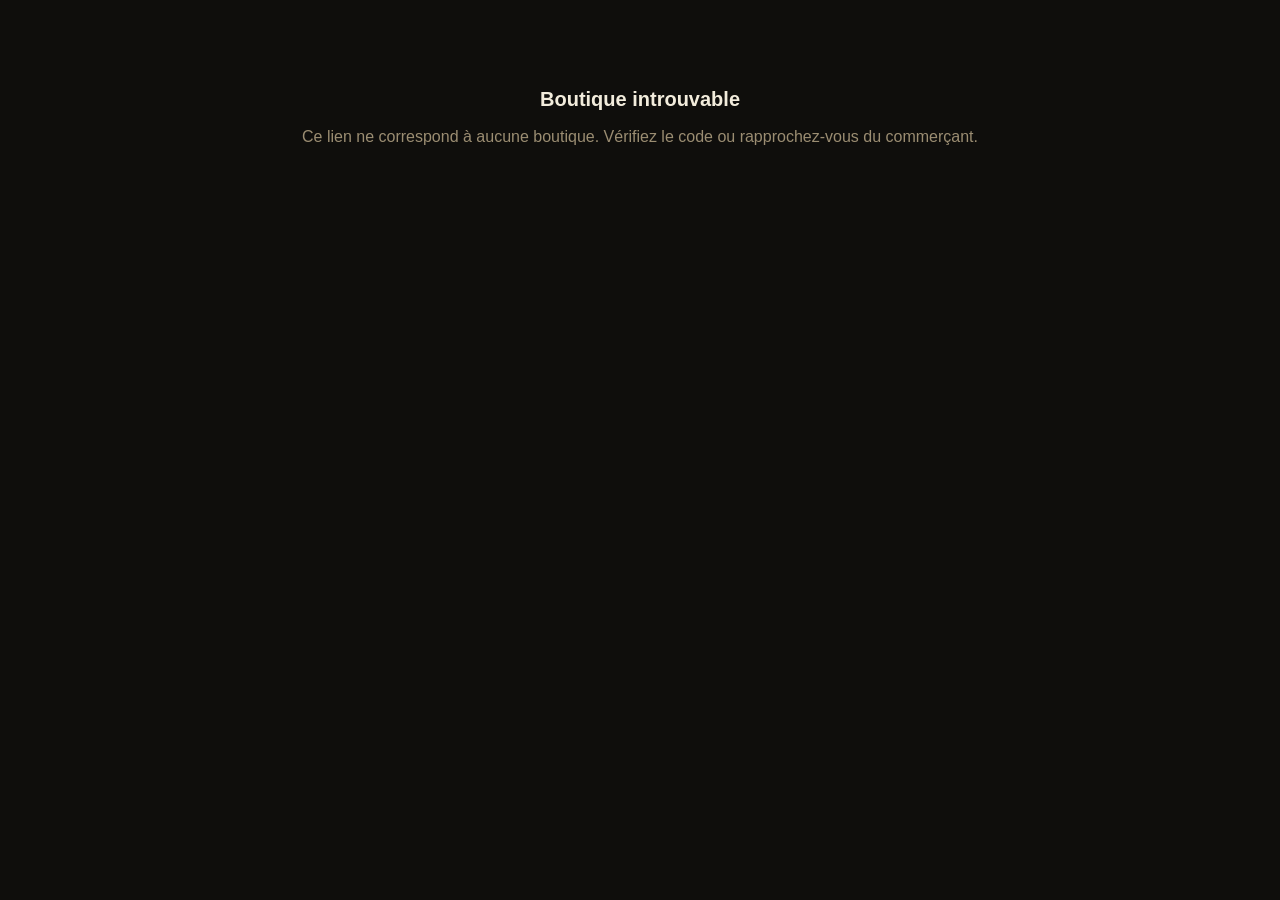
<file: boutique.html>
<!DOCTYPE html>
<html lang="fr">
<head>
<meta charset="UTF-8" />
<meta name="viewport" content="width=device-width,initial-scale=1" />
<!-- Titre neutre : il est remplace par le nom de la boutique des que la
     fiche est chargee. Aucune marque du logiciel ici — c'est la vitrine de
     la bijouterie, pas la notre. -->
<title>Boutique</title>
<meta name="description" content="" />
<meta name="theme-color" content="#0f0e0c" />
<style>
:root{
  --or:#C9A84C; --or-clair:#e8c96a; --or-fonce:#a8872e;
  --bg:#0f0e0c; --carte:#1c1a17; --carte2:#272420;
  --texte:#f2ecdc; --doux:#9b8d72;
  --bord:rgba(201,168,76,0.16);
  --radius:18px;
}
*{box-sizing:border-box;margin:0;padding:0}
body{
  background:var(--bg); color:var(--texte); min-height:100vh;
  font-family:-apple-system,BlinkMacSystemFont,'Segoe UI',Roboto,sans-serif;
  line-height:1.55; -webkit-font-smoothing:antialiased;
}
.enveloppe{max-width:560px;margin:0 auto;padding:0 16px 52px}

/* ── Couverture ──────────────────────────────────────────────
   L'image occupe toute la largeur, et se fond dans la page par le bas :
   sans ce degrade, la photo se termine sur une arete nette qui coupe la
   page en deux. */
.couverture{
  position:relative; height:215px; max-width:560px; margin:0 auto;
  background:#17150f center/cover no-repeat;
}
.couverture::after{
  content:''; position:absolute; inset:0;
  background:linear-gradient(to bottom,
    rgba(15,14,12,0.10) 0%, rgba(15,14,12,0.05) 40%,
    rgba(15,14,12,0.55) 78%, var(--bg) 100%);
}
/* Sans photo, surtout pas de repli sur une marque : un simple fond chaud,
   dessine en CSS, qui laisse toute la place au logo. */
.couverture.vide{
  background:
    radial-gradient(120% 95% at 50% 0%, rgba(201,168,76,0.22) 0%, rgba(201,168,76,0) 62%),
    linear-gradient(160deg, #221f18 0%, #17150f 60%, var(--bg) 100%);
  height:155px;
}

/* ── Logo, pose en rond sur la couverture ────────────────── */
.identite{text-align:center;padding:0 16px 22px}
.logo-rond{
  position:relative; z-index:2; width:118px; height:118px;
  margin:-59px auto 16px; border-radius:50%;
  background:#fff; border:4px solid var(--bg);
  box-shadow:0 10px 30px rgba(0,0,0,0.5);
  display:flex; align-items:center; justify-content:center; overflow:hidden;
}
.logo-rond img{width:100%;height:100%;object-fit:contain;padding:9px}
/* Sans logo : l'initiale de la boutique, en or sur fond sombre. Mieux qu'un
   rond vide, et toujours pas une marque empruntee. */
.logo-rond.initiale{
  background:linear-gradient(150deg,#2b2721,#1a1813);
  color:var(--or); font-size:44px; font-weight:600; letter-spacing:1px;
}
.identite h1{font-size:26px;font-weight:600;letter-spacing:-0.3px;line-height:1.28}
.identite .slogan{
  color:var(--or); font-size:14.5px; margin-top:9px; font-style:italic;
  max-width:420px; margin-left:auto; margin-right:auto;
}

/* ── Pastilles rondes : suivre la boutique ────────────────
   Juste l'icone et la couleur, sous le slogan. Pas de mot : ces marques se
   reconnaissent a leur rond colore avant d'etre lues, et cinq libelles sous
   le nom de la boutique noieraient l'identite qu'on vient d'afficher.
   Le nom reste dans `aria-label`, pour qui n'a pas l'image. */
.cercles{display:flex;justify-content:center;gap:11px;flex-wrap:wrap;margin-top:22px}
.cercle{
  width:50px;height:50px;border-radius:50%;flex-shrink:0;
  display:flex;align-items:center;justify-content:center;
  text-decoration:none;border:1px solid rgba(0,0,0,0.12);
  transition:filter .15s,transform .08s;
}
.cercle:active{filter:brightness(0.88);transform:scale(0.94)}
.cercle svg{width:22px;height:22px;fill:currentColor;display:block}
/* Glyphe sombre sur les fonds clairs, blanc sur les fonds sombres : un
   pictogramme est un « objet graphique », il lui faut 3:1 contre son fond
   comme a un gros caractere. Mesures en commentaire des boutons, plus bas. */
.cercle.whatsapp{background:#25D366;color:#09240f}
.cercle.instagram{background:linear-gradient(45deg,#F77737 0%,#E1306C 50%,#833AB4 100%);color:#fff}
.cercle.facebook{background:#1877F2;color:#fff}
.cercle.tiktok{background:#FE2C55;color:#fff}
.cercle.site{background:var(--or);color:#17150f}

/* ── Boutons d'action ────────────────────────────────────── */
.actions{display:grid;grid-template-columns:1fr 1fr;gap:10px;margin-bottom:6px}
/* Nombre impair d'actions : la derniere prend toute la largeur plutot que
   de laisser un demi-trou a cote d'elle. `:nth-child(odd)` sur le dernier
   enfant ne vaut que si le compte est impair — c'est exactement le cas. */
.actions a:last-child:nth-child(odd){grid-column:1/-1}
/* Chaque lien porte la couleur de son service — c'est ce qui le rend
   reconnaissable avant d'etre lu. Mais la couleur de la MARQUE n'est pas
   une couleur de TEXTE : la regle du projet exige 4,5:1, ou 3:1 au-dela de
   18 px ou en gras >= 14 px. D'ou le 15 px / 700 ci-dessous, qui fait
   basculer tous ces boutons dans le seuil des gros caracteres.
   Contrastes MESURES dans le navigateur, texte sur fond :
     or #C9A84C / #17150f        8,0:1
     WhatsApp #25D366 / #09240f  8,3:1
     Maps #1A73E8 / blanc        4,5:1
     neutre #272420 / --texte   13,1:1
   Du blanc sur le vert WhatsApp tomberait a 1,98:1 : invisible sur un
   telephone en plein jour. La couleur d'une marque n'est pas une couleur
   de texte. */
.bouton{
  display:flex;align-items:center;justify-content:center;
  padding:14px 12px;border-radius:13px;text-decoration:none;
  font-size:15px;font-weight:700;border:1px solid var(--bord);
  background:var(--carte2);color:var(--texte);
  transition:filter .15s,background .15s,transform .08s;
}
.bouton:active{background:#322e28;transform:scale(0.985)}
.bouton.teinte:active{filter:brightness(0.9);transform:scale(0.985)}

.bouton.or{background:var(--or);color:#17150f;border-color:var(--or)}
.bouton.whatsapp{background:#25D366;color:#09240f;border-color:#25D366}
.bouton.maps{background:#1A73E8;color:#fff;border-color:#1A73E8}

/* ── Cartes ──────────────────────────────────────────────── */
.carte{
  background:var(--carte); border:1px solid var(--bord);
  border-radius:var(--radius); padding:20px 20px 21px; margin-top:14px;
}
.carte h2{
  font-size:11px; font-weight:700; letter-spacing:1.4px;
  text-transform:uppercase; color:var(--or); margin-bottom:11px;
}
.carte p{font-size:14.5px;color:var(--texte)}
/* Les horaires arrivent en texte libre, une ligne par jour. On preserve les
   retours a la ligne plutot que d'essayer de les analyser. */
.horaires{white-space:pre-line;font-size:14.5px}
.adresse{font-size:15px;margin-bottom:5px}
.repere{color:var(--doux);font-size:13.5px}

/* ── Reseaux ─────────────────────────────────────────────── */
/* ── Carte de localisation ───────────────────────────────── */
.carte-map{padding:0;overflow:hidden}
.carte-map h2{padding:20px 20px 11px;margin:0}
.carte-map .adresse,.carte-map .repere{padding:0 20px}
.carte-map .repere{padding-bottom:16px}
.map-cadre{display:block;width:100%;height:230px;border:0;border-top:1px solid var(--bord)}

/* ── Etats ───────────────────────────────────────────────── */
#chargement,#erreur{text-align:center;padding:84px 24px;color:var(--doux)}
#erreur h1{color:var(--texte);font-size:20px;margin-bottom:10px;font-weight:600}
.pied{
  text-align:center;color:var(--doux);font-size:12px;margin-top:32px;
  padding-top:20px;border-top:1px solid var(--bord);
}
</style>
</head>
<body>

<div id="chargement">Chargement…</div>

<div id="erreur" hidden>
  <h1>Boutique introuvable</h1>
  <p>Ce lien ne correspond à aucune boutique. Vérifiez le code ou rapprochez-vous du commerçant.</p>
</div>

<div id="vitrine" hidden>
  <div class="couverture vide" id="v-couverture"></div>

  <div class="identite">
    <div class="logo-rond" id="v-logo"></div>
    <h1 id="v-nom"></h1>
    <div class="slogan" id="v-slogan" hidden></div>
    <div class="cercles" id="v-cercles"></div>
  </div>

  <div class="enveloppe">
    <div class="actions" id="v-actions"></div>

    <div class="carte" id="c-presentation" hidden>
      <h2>À propos</h2>
      <p id="v-presentation"></p>
    </div>

    <div class="carte" id="c-horaires" hidden>
      <h2>Horaires</h2>
      <div class="horaires" id="v-horaires"></div>
    </div>

    <div class="carte carte-map" id="c-adresse" hidden>
      <h2>Nous trouver</h2>
      <div class="adresse" id="v-adresse"></div>
      <div class="repere" id="v-repere" hidden></div>
      <!-- La carte intégrée vient se greffer ici, si elle est décidée. -->
    </div>

    <div class="pied" id="v-pied"></div>
  </div>
</div>

<!-- Pas de security.js ici : cette page n'ecrit jamais dans innerHTML ce qui
     vient de la base, elle passe par textContent. Un fichier de moins a
     charger sur un telephone en donnees mobiles. -->
<script src="js/boutique.js?v=2026-11-02a"></script>
</body>
</html>
</file>
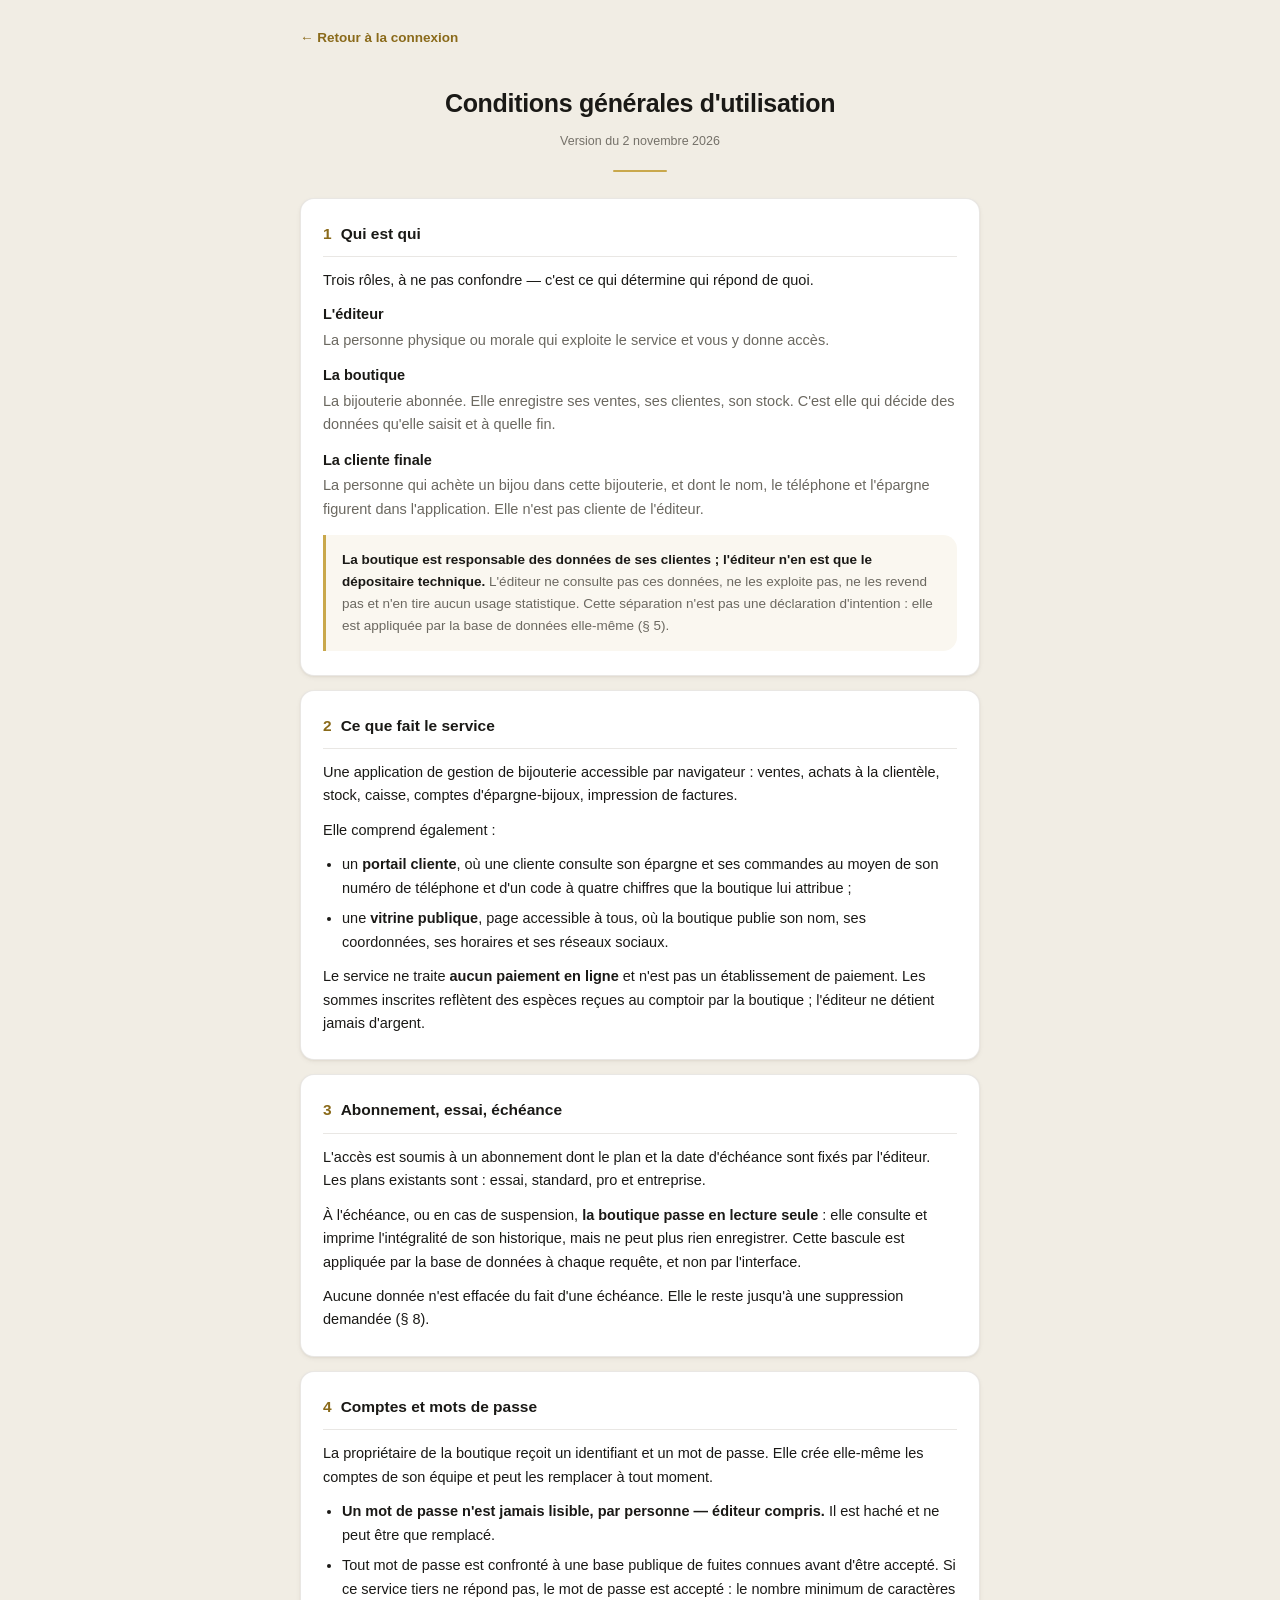
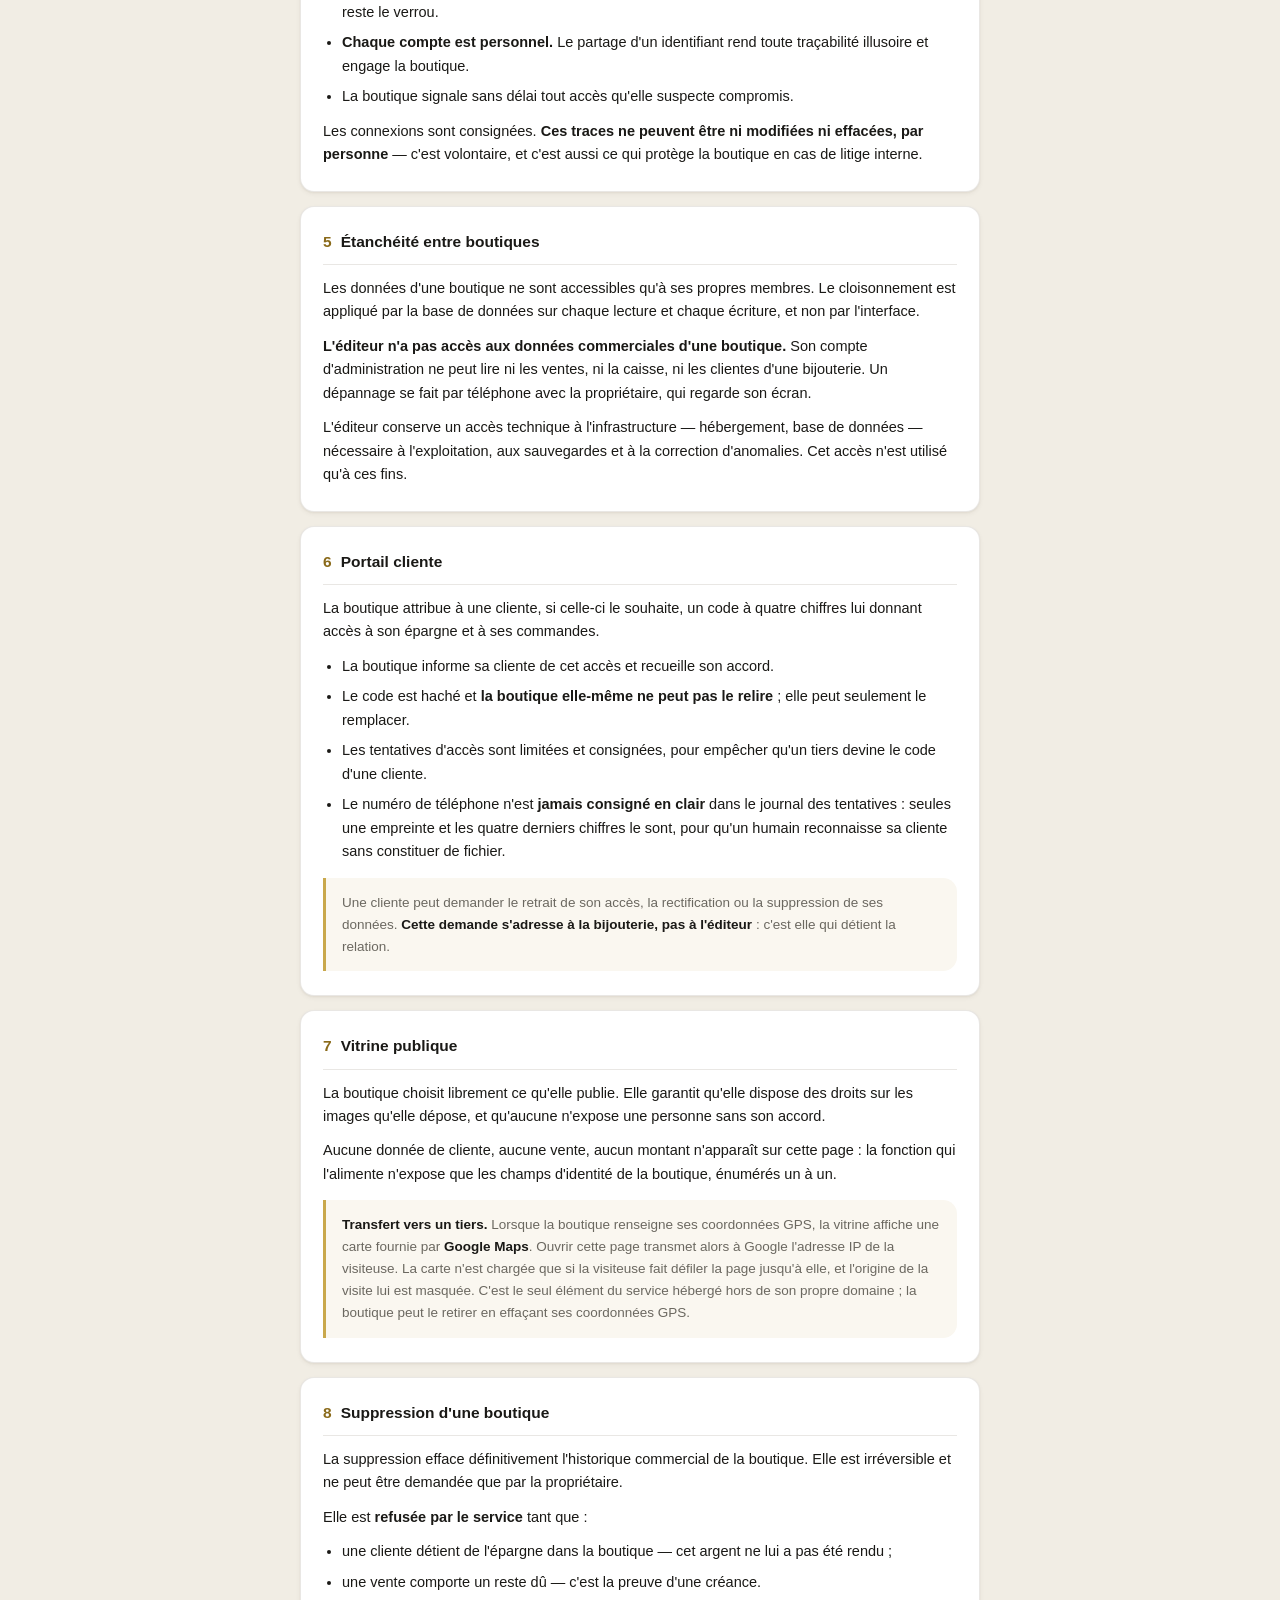
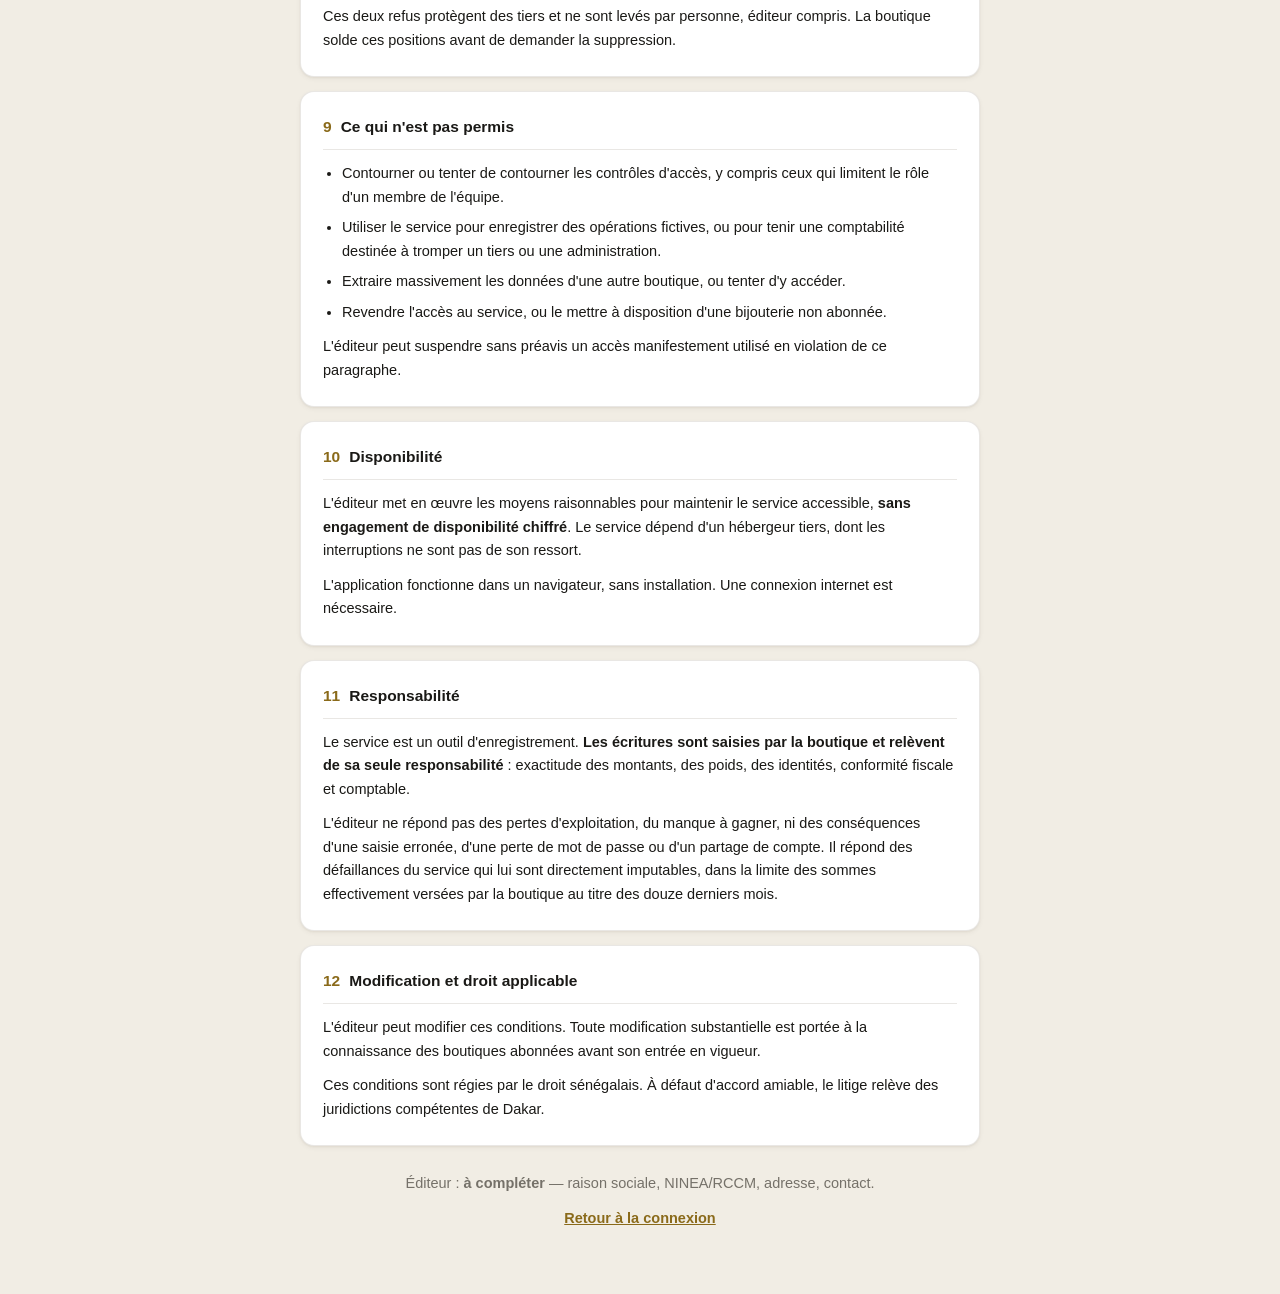
<file: cgu.html>
<!DOCTYPE html>
<html lang="fr">
<head>
<meta charset="UTF-8" />
<meta name="viewport" content="width=device-width,initial-scale=1" />
<title>Conditions d'utilisation</title>
<meta name="description" content="Conditions générales d'utilisation du service." />
<meta name="theme-color" content="#f1ede4" />
<style>
/* Page autonome, sans JavaScript et sans feuille externe : un document
   juridique doit s'ouvrir vite et rester lisible meme si tout le reste
   tombe. Palette reprise de css/style.css — trois plans, ivoire pour la
   page, blanc pour ce qui porte le texte. */
:root{
  --bg-app:#f1ede4; --bg-primary:#ffffff; --bg-muted:#faf7f0;
  --texte:#1a1916; --texte2:#6b6860; --texte3:#757169;
  --bord:rgba(74,62,34,0.12); --bord2:rgba(74,62,34,0.22);
  --or:#C9A84C; --or-fonce:#8a6a1a;
  --radius:14px;
  --ombre:0 1px 2px rgba(60,48,20,0.05), 0 2px 5px rgba(60,48,20,0.05);
}
*{box-sizing:border-box;margin:0;padding:0}
body{
  background:var(--bg-app); color:var(--texte);
  font-family:-apple-system,BlinkMacSystemFont,'Segoe UI',Roboto,sans-serif;
  line-height:1.62; -webkit-font-smoothing:antialiased;
  padding:24px 16px 64px;
}
.doc{max-width:680px;margin:0 auto}

header{text-align:center;padding:12px 0 26px}
header h1{font-size:25px;font-weight:600;letter-spacing:-0.3px}
header .date{color:var(--texte3);font-size:12.5px;margin-top:8px}
header .filet{width:54px;height:2px;background:var(--or);margin:18px auto 0;border-radius:2px}

section{
  background:var(--bg-primary); border:0.5px solid var(--bord);
  border-radius:var(--radius); box-shadow:var(--ombre);
  padding:22px 22px 24px; margin-bottom:14px;
}
h2{
  font-size:15.5px; font-weight:600; margin-bottom:12px;
  padding-bottom:10px; border-bottom:0.5px solid var(--bord);
}
h2 .num{color:var(--or-fonce);font-variant-numeric:tabular-nums;margin-right:9px}
p{font-size:14.5px;margin-bottom:11px}
p:last-child,ul:last-child{margin-bottom:0}
ul{margin:0 0 11px 0;padding-left:19px}
li{font-size:14.5px;margin-bottom:7px}
li:last-child{margin-bottom:0}
strong{font-weight:600}

/* Les definitions des trois roles : un tableau serait illisible sur un
   telephone, d'ou une liste de descriptions. */
dl{margin:0}
dt{font-weight:600;font-size:14.5px;margin-top:12px}
dt:first-child{margin-top:0}
dd{font-size:14.5px;color:var(--texte2);margin:2px 0 0}

.encadre{
  background:var(--bg-muted); border-left:3px solid var(--or);
  border-radius:0 var(--radius) var(--radius) 0;
  padding:14px 16px; margin:14px 0 0; font-size:13.5px; color:var(--texte2);
}
.encadre strong{color:var(--texte)}

footer{text-align:center;margin-top:26px;color:var(--texte3);font-size:12.5px}
footer a{color:var(--or-fonce);font-weight:600}
.retour{
  display:inline-block;margin-bottom:22px;color:var(--or-fonce);
  text-decoration:none;font-size:13.5px;font-weight:600;
}
.retour:hover{text-decoration:underline}

@media print{
  body{background:#fff;padding:0}
  section{box-shadow:none;border:none;border-bottom:0.5px solid #ddd;border-radius:0;page-break-inside:avoid}
  .retour{display:none}
}
</style>
</head>
<body>
<div class="doc">

  <a class="retour" href="index.html">← Retour à la connexion</a>

  <header>
    <h1>Conditions générales d'utilisation</h1>
    <div class="date">Version du 2 novembre 2026</div>
    <div class="filet"></div>
  </header>

  <section>
    <h2><span class="num">1</span>Qui est qui</h2>
    <p>Trois rôles, à ne pas confondre — c'est ce qui détermine qui répond de quoi.</p>
    <dl>
      <dt>L'éditeur</dt>
      <dd>La personne physique ou morale qui exploite le service et vous y donne accès.</dd>
      <dt>La boutique</dt>
      <dd>La bijouterie abonnée. Elle enregistre ses ventes, ses clientes, son stock.
          C'est elle qui décide des données qu'elle saisit et à quelle fin.</dd>
      <dt>La cliente finale</dt>
      <dd>La personne qui achète un bijou dans cette bijouterie, et dont le nom, le
          téléphone et l'épargne figurent dans l'application. Elle n'est pas cliente
          de l'éditeur.</dd>
    </dl>
    <div class="encadre">
      <strong>La boutique est responsable des données de ses clientes ; l'éditeur
      n'en est que le dépositaire technique.</strong> L'éditeur ne consulte pas ces
      données, ne les exploite pas, ne les revend pas et n'en tire aucun usage
      statistique. Cette séparation n'est pas une déclaration d'intention : elle est
      appliquée par la base de données elle-même (§ 5).
    </div>
  </section>

  <section>
    <h2><span class="num">2</span>Ce que fait le service</h2>
    <p>
      Une application de gestion de bijouterie accessible par navigateur : ventes,
      achats à la clientèle, stock, caisse, comptes d'épargne-bijoux, impression de
      factures.
    </p>
    <p>Elle comprend également :</p>
    <ul>
      <li>un <strong>portail cliente</strong>, où une cliente consulte son épargne et
          ses commandes au moyen de son numéro de téléphone et d'un code à quatre
          chiffres que la boutique lui attribue ;</li>
      <li>une <strong>vitrine publique</strong>, page accessible à tous, où la boutique
          publie son nom, ses coordonnées, ses horaires et ses réseaux sociaux.</li>
    </ul>
    <p>
      Le service ne traite <strong>aucun paiement en ligne</strong> et n'est pas un
      établissement de paiement. Les sommes inscrites reflètent des espèces reçues au
      comptoir par la boutique ; l'éditeur ne détient jamais d'argent.
    </p>
  </section>

  <section>
    <h2><span class="num">3</span>Abonnement, essai, échéance</h2>
    <p>
      L'accès est soumis à un abonnement dont le plan et la date d'échéance sont fixés
      par l'éditeur. Les plans existants sont : essai, standard, pro et entreprise.
    </p>
    <p>
      À l'échéance, ou en cas de suspension, <strong>la boutique passe en lecture
      seule</strong> : elle consulte et imprime l'intégralité de son historique, mais
      ne peut plus rien enregistrer. Cette bascule est appliquée par la base de
      données à chaque requête, et non par l'interface.
    </p>
    <p>
      Aucune donnée n'est effacée du fait d'une échéance. Elle le reste jusqu'à une
      suppression demandée (§ 8).
    </p>
  </section>

  <section>
    <h2><span class="num">4</span>Comptes et mots de passe</h2>
    <p>
      La propriétaire de la boutique reçoit un identifiant et un mot de passe. Elle
      crée elle-même les comptes de son équipe et peut les remplacer à tout moment.
    </p>
    <ul>
      <li><strong>Un mot de passe n'est jamais lisible, par personne — éditeur
          compris.</strong> Il est haché et ne peut être que remplacé.</li>
      <li>Tout mot de passe est confronté à une base publique de fuites connues avant
          d'être accepté. Si ce service tiers ne répond pas, le mot de passe est
          accepté : le nombre minimum de caractères reste le verrou.</li>
      <li><strong>Chaque compte est personnel.</strong> Le partage d'un identifiant
          rend toute traçabilité illusoire et engage la boutique.</li>
      <li>La boutique signale sans délai tout accès qu'elle suspecte compromis.</li>
    </ul>
    <p>
      Les connexions sont consignées. <strong>Ces traces ne peuvent être ni modifiées
      ni effacées, par personne</strong> — c'est volontaire, et c'est aussi ce qui
      protège la boutique en cas de litige interne.
    </p>
  </section>

  <section>
    <h2><span class="num">5</span>Étanchéité entre boutiques</h2>
    <p>
      Les données d'une boutique ne sont accessibles qu'à ses propres membres. Le
      cloisonnement est appliqué par la base de données sur chaque lecture et chaque
      écriture, et non par l'interface.
    </p>
    <p>
      <strong>L'éditeur n'a pas accès aux données commerciales d'une boutique.</strong>
      Son compte d'administration ne peut lire ni les ventes, ni la caisse, ni les
      clientes d'une bijouterie. Un dépannage se fait par téléphone avec la
      propriétaire, qui regarde son écran.
    </p>
    <p>
      L'éditeur conserve un accès technique à l'infrastructure — hébergement, base de
      données — nécessaire à l'exploitation, aux sauvegardes et à la correction
      d'anomalies. Cet accès n'est utilisé qu'à ces fins.
    </p>
  </section>

  <section>
    <h2><span class="num">6</span>Portail cliente</h2>
    <p>
      La boutique attribue à une cliente, si celle-ci le souhaite, un code à quatre
      chiffres lui donnant accès à son épargne et à ses commandes.
    </p>
    <ul>
      <li>La boutique informe sa cliente de cet accès et recueille son accord.</li>
      <li>Le code est haché et <strong>la boutique elle-même ne peut pas le
          relire</strong> ; elle peut seulement le remplacer.</li>
      <li>Les tentatives d'accès sont limitées et consignées, pour empêcher qu'un
          tiers devine le code d'une cliente.</li>
      <li>Le numéro de téléphone n'est <strong>jamais consigné en clair</strong> dans
          le journal des tentatives : seules une empreinte et les quatre derniers
          chiffres le sont, pour qu'un humain reconnaisse sa cliente sans constituer
          de fichier.</li>
    </ul>
    <div class="encadre">
      Une cliente peut demander le retrait de son accès, la rectification ou la
      suppression de ses données. <strong>Cette demande s'adresse à la bijouterie,
      pas à l'éditeur</strong> : c'est elle qui détient la relation.
    </div>
  </section>

  <section>
    <h2><span class="num">7</span>Vitrine publique</h2>
    <p>
      La boutique choisit librement ce qu'elle publie. Elle garantit qu'elle dispose
      des droits sur les images qu'elle dépose, et qu'aucune n'expose une personne
      sans son accord.
    </p>
    <p>
      Aucune donnée de cliente, aucune vente, aucun montant n'apparaît sur cette page :
      la fonction qui l'alimente n'expose que les champs d'identité de la boutique,
      énumérés un à un.
    </p>
    <div class="encadre">
      <strong>Transfert vers un tiers.</strong> Lorsque la boutique renseigne ses
      coordonnées GPS, la vitrine affiche une carte fournie par <strong>Google
      Maps</strong>. Ouvrir cette page transmet alors à Google l'adresse IP de la
      visiteuse. La carte n'est chargée que si la visiteuse fait défiler la page
      jusqu'à elle, et l'origine de la visite lui est masquée. C'est le seul élément
      du service hébergé hors de son propre domaine ; la boutique peut le retirer en
      effaçant ses coordonnées GPS.
    </div>
  </section>

  <section>
    <h2><span class="num">8</span>Suppression d'une boutique</h2>
    <p>
      La suppression efface définitivement l'historique commercial de la boutique.
      Elle est irréversible et ne peut être demandée que par la propriétaire.
    </p>
    <p>Elle est <strong>refusée par le service</strong> tant que :</p>
    <ul>
      <li>une cliente détient de l'épargne dans la boutique — cet argent ne lui a pas
          été rendu ;</li>
      <li>une vente comporte un reste dû — c'est la preuve d'une créance.</li>
    </ul>
    <p>
      Ces deux refus protègent des tiers et ne sont levés par personne, éditeur
      compris. La boutique solde ces positions avant de demander la suppression.
    </p>
  </section>

  <section>
    <h2><span class="num">9</span>Ce qui n'est pas permis</h2>
    <ul>
      <li>Contourner ou tenter de contourner les contrôles d'accès, y compris ceux qui
          limitent le rôle d'un membre de l'équipe.</li>
      <li>Utiliser le service pour enregistrer des opérations fictives, ou pour tenir
          une comptabilité destinée à tromper un tiers ou une administration.</li>
      <li>Extraire massivement les données d'une autre boutique, ou tenter d'y
          accéder.</li>
      <li>Revendre l'accès au service, ou le mettre à disposition d'une bijouterie non
          abonnée.</li>
    </ul>
    <p>
      L'éditeur peut suspendre sans préavis un accès manifestement utilisé en
      violation de ce paragraphe.
    </p>
  </section>

  <section>
    <h2><span class="num">10</span>Disponibilité</h2>
    <p>
      L'éditeur met en œuvre les moyens raisonnables pour maintenir le service
      accessible, <strong>sans engagement de disponibilité chiffré</strong>. Le service
      dépend d'un hébergeur tiers, dont les interruptions ne sont pas de son ressort.
    </p>
    <p>
      L'application fonctionne dans un navigateur, sans installation. Une connexion
      internet est nécessaire.
    </p>
  </section>

  <section>
    <h2><span class="num">11</span>Responsabilité</h2>
    <p>
      Le service est un outil d'enregistrement. <strong>Les écritures sont saisies par
      la boutique et relèvent de sa seule responsabilité</strong> : exactitude des
      montants, des poids, des identités, conformité fiscale et comptable.
    </p>
    <p>
      L'éditeur ne répond pas des pertes d'exploitation, du manque à gagner, ni des
      conséquences d'une saisie erronée, d'une perte de mot de passe ou d'un partage de
      compte. Il répond des défaillances du service qui lui sont directement
      imputables, dans la limite des sommes effectivement versées par la boutique au
      titre des douze derniers mois.
    </p>
  </section>

  <section>
    <h2><span class="num">12</span>Modification et droit applicable</h2>
    <p>
      L'éditeur peut modifier ces conditions. Toute modification substantielle est
      portée à la connaissance des boutiques abonnées avant son entrée en vigueur.
    </p>
    <p>
      Ces conditions sont régies par le droit sénégalais. À défaut d'accord amiable,
      le litige relève des juridictions compétentes de Dakar.
    </p>
  </section>

  <footer>
    <!-- À COMPLÉTER AVANT MISE EN LIGNE : une CGU sans éditeur identifiable
         n'engage personne, donc ne protège personne. Raison sociale,
         NINEA ou RCCM, adresse, email de contact. -->
    <p>Éditeur : <strong>à compléter</strong> — raison sociale, NINEA/RCCM, adresse, contact.</p>
    <p style="margin-top:10px"><a href="index.html">Retour à la connexion</a></p>
  </footer>

</div>
</body>
</html>
</file>
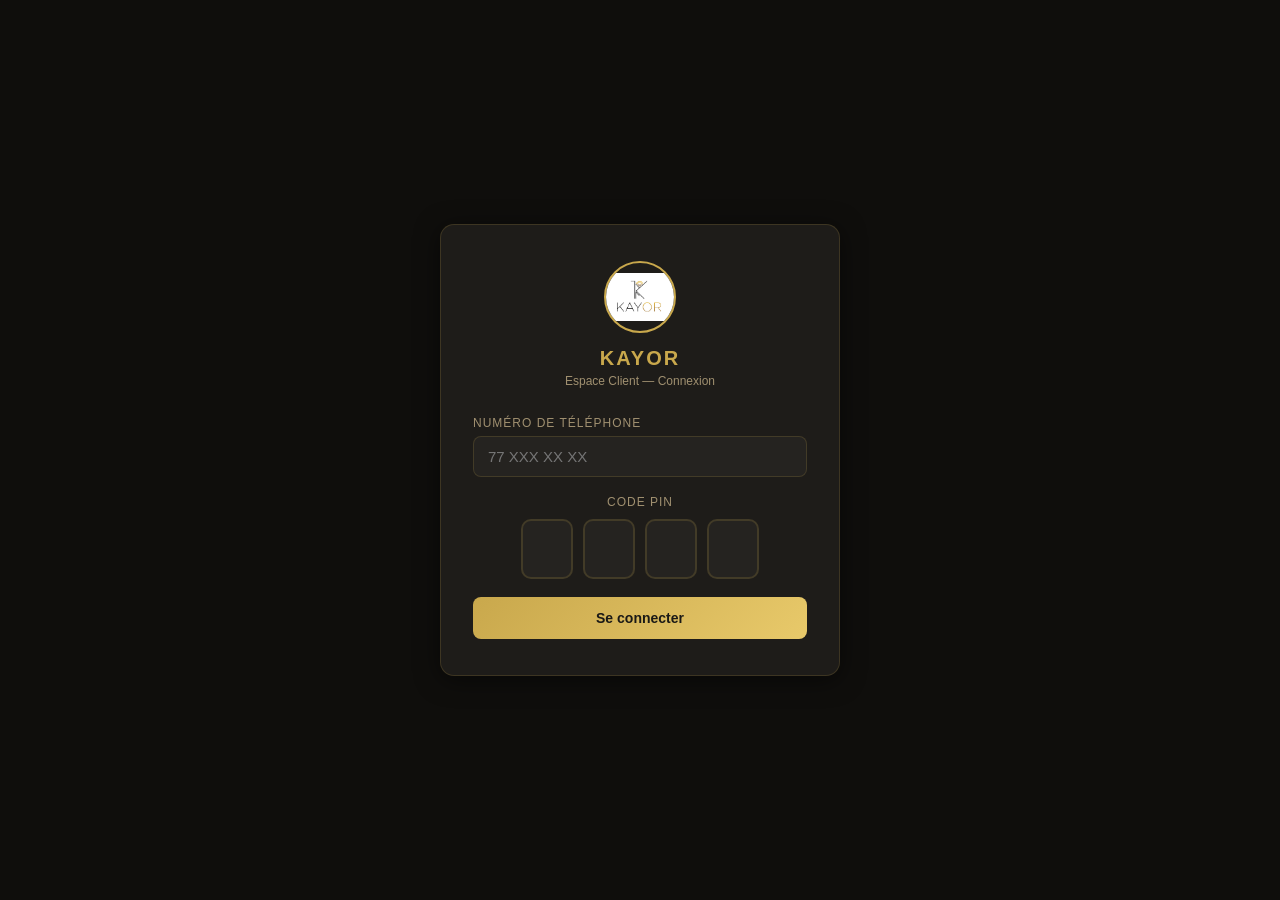
<file: client.html>
<!DOCTYPE html>
<html lang="fr">
<head>
<meta charset="UTF-8" />
<meta name="viewport" content="width=device-width,initial-scale=1" />
<title>KAYOR — Espace Client</title>
<style>
:root{
  --or:#C9A84C;--or2:#e8c96a;--or3:#a8872e;
  --noir:#1A1916;--noir2:#252320;--noir3:#333;
  --bg:#0f0e0c;--card:#1e1c19;--card2:#252320;
  --text:#f0ead8;--sub:#a09070;--border:rgba(201,168,76,0.18);
  --radius:14px;--shadow:0 4px 24px rgba(0,0,0,0.5);
}
*{box-sizing:border-box;margin:0;padding:0}
body{background:var(--bg);color:var(--text);font-family:-apple-system,BlinkMacSystemFont,'Segoe UI',sans-serif;min-height:100vh}

/* ── LOGIN ── */
#page-login,#page-boutiques{min-height:100vh;display:flex;align-items:center;justify-content:center;padding:20px}
.login-box{background:var(--card);border:1px solid var(--border);border-radius:var(--radius);padding:36px 32px;width:100%;max-width:400px;box-shadow:var(--shadow)}
.logo-area{text-align:center;margin-bottom:28px}
.logo-area img{width:72px;height:72px;object-fit:contain;border-radius:50%;border:2px solid var(--or)}
.logo-area h1{font-size:20px;color:var(--or);margin-top:10px;letter-spacing:2px;text-transform:uppercase}
.logo-area p{font-size:12px;color:var(--sub);margin-top:4px}
.form-label{display:block;font-size:12px;color:var(--sub);text-transform:uppercase;letter-spacing:1px;margin-bottom:6px}
.form-input{width:100%;background:var(--noir2);border:1px solid var(--border);border-radius:8px;padding:11px 14px;color:var(--text);font-size:15px;outline:none;transition:border 0.2s}
.form-input:focus{border-color:var(--or)}
.form-group{margin-bottom:18px}
.pin-row{display:flex;gap:10px;justify-content:center}
.pin-digit{width:52px;height:60px;background:var(--noir2);border:2px solid var(--border);border-radius:10px;color:var(--or);font-size:28px;font-weight:700;text-align:center;outline:none;caret-color:var(--or);transition:border 0.2s}
.pin-digit:focus{border-color:var(--or)}
.btn{display:inline-flex;align-items:center;justify-content:center;gap:7px;padding:11px 22px;border-radius:8px;border:none;cursor:pointer;font-size:14px;font-weight:600;transition:all 0.2s}
.btn-primary{background:linear-gradient(135deg,var(--or),var(--or2));color:var(--noir);width:100%;padding:13px}
.btn-primary:hover{opacity:.9;transform:translateY(-1px)}
.btn-secondary{background:transparent;border:1px solid var(--border);color:var(--sub)}
.btn-secondary:hover{border-color:var(--or);color:var(--or)}
.login-error{background:rgba(244,67,54,.1);border:1px solid rgba(244,67,54,.3);color:#f44336;border-radius:8px;padding:10px 14px;font-size:13px;margin-bottom:14px;display:none}

/* ── DASHBOARD ── */
#page-dashboard{display:none;min-height:100vh;padding-bottom:40px}
.dash-header{background:var(--card);border-bottom:1px solid var(--border);padding:16px 20px;display:flex;align-items:center;justify-content:space-between}
.dash-logo{display:flex;align-items:center;gap:10px}
.dash-logo img{width:36px;height:36px;border-radius:50%;border:1px solid var(--or)}
.dash-logo span{color:var(--or);font-size:16px;font-weight:700;letter-spacing:1px}
.dash-user{display:flex;align-items:center;gap:10px}
.dash-user-name{font-size:13px;color:var(--sub)}
.btn-logout{background:transparent;border:1px solid rgba(244,67,54,.3);color:#f44336;font-size:12px;padding:6px 12px;border-radius:6px;cursor:pointer}
.dash-content{padding:20px;max-width:600px;margin:0 auto}
.section-title{font-size:16px;font-weight:700;color:var(--or);margin:24px 0 12px;display:flex;align-items:center;gap:8px;text-transform:uppercase;letter-spacing:1px}

/* ── CARDS ── */
.cc-card{background:var(--card);border:1px solid var(--border);border-radius:var(--radius);padding:18px;margin-bottom:14px;box-shadow:var(--shadow)}
.cc-card-header{display:flex;justify-content:space-between;align-items:flex-start;margin-bottom:12px}
.cc-objet{font-size:13px;color:var(--sub)}
.cc-solde{font-size:26px;font-weight:700;color:var(--or)}
.cc-solde-label{font-size:11px;color:var(--sub);text-transform:uppercase;letter-spacing:1px}
.progress-bar{height:6px;background:rgba(201,168,76,.15);border-radius:3px;overflow:hidden;margin:10px 0}
.progress-fill{height:100%;background:linear-gradient(90deg,var(--or3),var(--or));border-radius:3px;transition:width 0.5s ease}
.progress-label{font-size:11px;color:var(--sub);display:flex;justify-content:space-between}
.mvt-list{margin-top:12px;border-top:1px solid var(--border);padding-top:12px}
.mvt-item{display:flex;justify-content:space-between;align-items:center;padding:6px 0;border-bottom:1px solid rgba(255,255,255,.04)}
.mvt-item:last-child{border-bottom:none}
.mvt-date{font-size:11px;color:var(--sub)}
.mvt-note{font-size:12px;color:var(--text)}
.mvt-amount{font-size:13px;font-weight:600;color:#4caf50}
.mvt-amount.retrait{color:#f44336}
.btn-depot{margin-top:14px;width:100%;background:rgba(201,168,76,.1);border:1px solid rgba(201,168,76,.3);color:var(--or);font-size:13px;padding:10px;border-radius:8px;cursor:pointer;font-weight:600;transition:all .2s}
.btn-depot:hover{background:rgba(201,168,76,.2)}

/* ── ARRHES ── */
.arr-card{background:var(--card);border:1px solid var(--border);border-radius:var(--radius);padding:18px;margin-bottom:14px}
.arr-article{font-size:15px;font-weight:600;color:var(--text);margin-bottom:4px}
.arr-meta{font-size:12px;color:var(--sub);display:flex;gap:12px;flex-wrap:wrap;margin-bottom:10px}
.badge{display:inline-block;padding:2px 10px;border-radius:20px;font-size:11px;font-weight:600;text-transform:uppercase}
.badge-green{background:rgba(76,175,80,.1);color:#4caf50;border:1px solid rgba(76,175,80,.2)}
.badge-or{background:rgba(201,168,76,.1);color:var(--or);border:1px solid rgba(201,168,76,.2)}
.badge-red{background:rgba(244,67,54,.1);color:#f44336;border:1px solid rgba(244,67,54,.2)}
.amounts-row{display:grid;grid-template-columns:1fr 1fr 1fr;gap:8px;margin:10px 0}
.amount-box{background:var(--noir2);border-radius:8px;padding:8px 10px;text-align:center}
.amount-box .val{font-size:14px;font-weight:700;color:var(--or)}
.amount-box .lbl{font-size:10px;color:var(--sub);text-transform:uppercase}

/* ── MODAL DEPOT ── */
.modal-bg{position:fixed;inset:0;background:rgba(0,0,0,.7);z-index:100;display:none;align-items:center;justify-content:center;padding:16px}
.modal-bg.open{display:flex}
.modal-box{background:var(--card);border:1px solid var(--border);border-radius:var(--radius);width:100%;max-width:420px;padding:24px;box-shadow:var(--shadow)}
.modal-title{font-size:17px;font-weight:700;color:var(--or);margin-bottom:20px}
.quick-amounts{display:flex;gap:8px;flex-wrap:wrap;margin-bottom:14px}
.qa-btn{background:var(--noir2);border:1px solid var(--border);color:var(--sub);border-radius:6px;padding:7px 14px;font-size:13px;cursor:pointer;transition:all .2s}
.qa-btn:hover,.qa-btn.active{border-color:var(--or);color:var(--or);background:rgba(201,168,76,.1)}
.modal-actions{display:flex;gap:10px;margin-top:18px}
.modal-actions .btn{flex:1}

/* ── RECU ── */
.recu-table{width:100%;border-collapse:collapse;margin:14px 0}
.recu-table td{padding:8px 0;border-bottom:1px solid var(--border);font-size:13px}
.recu-table td:first-child{color:var(--sub)}
.recu-table td:last-child{text-align:right;font-weight:600;color:var(--text)}
.recu-total td{border-bottom:none!important;color:var(--or)!important;font-size:15px!important}

/* ── EMPTY ── */
.empty-state{text-align:center;padding:40px 20px;color:var(--sub)}
.empty-state .icon{font-size:40px;margin-bottom:10px}

/* ── LOADING ── */
#loading-overlay{position:fixed;inset:0;background:rgba(15,14,12,.95);z-index:999;display:flex;align-items:center;justify-content:center;flex-direction:column;gap:14px}
.spinner{width:44px;height:44px;border:3px solid rgba(201,168,76,.2);border-top-color:var(--or);border-radius:50%;animation:spin .8s linear infinite}
@keyframes spin{to{transform:rotate(360deg)}}
.loading-text{color:var(--or);font-size:13px;letter-spacing:2px}

/* ── TOAST ── */
#toast{position:fixed;bottom:20px;left:50%;transform:translateX(-50%) translateY(80px);background:var(--card2);color:var(--text);padding:11px 20px;border-radius:8px;font-size:13px;font-weight:500;box-shadow:var(--shadow);border:1px solid var(--border);transition:transform .3s;z-index:999;pointer-events:none;white-space:nowrap}
#toast.show{transform:translateX(-50%) translateY(0)}
</style>
</head>
<body>

<!-- Loading -->
<div id="loading-overlay">
  <div class="spinner"></div>
  <div class="loading-text">CHARGEMENT…</div>
</div>

<!-- Toast -->
<div id="toast"></div>

<!-- ═══════════════════════════════════════
     PAGE LOGIN
══════════════════════════════════════════ -->
<div id="page-login" style="display:none">
  <div class="login-box">
    <div class="logo-area">
      <img src="assets/logo-kayor.jpg" onerror="this.style.display='none'" />
      <h1>KAYOR</h1>
      <p>Espace Client — Connexion</p>
    </div>
    <div id="login-error" class="login-error"></div>
    <div class="form-group">
      <label class="form-label">Numéro de téléphone</label>
      <input class="form-input" type="tel" id="login-tel" placeholder="77 XXX XX XX"
        onkeydown="if(event.key==='Enter')document.getElementById('pin-1').focus()" />
    </div>
    <div class="form-group">
      <label class="form-label" style="text-align:center;display:block;margin-bottom:10px">Code PIN</label>
      <div class="pin-row">
        <input class="pin-digit" type="password" inputmode="numeric" maxlength="1" id="pin-1" onkeyup="pinNav(this,'pin-2',null)" />
        <input class="pin-digit" type="password" inputmode="numeric" maxlength="1" id="pin-2" onkeyup="pinNav(this,'pin-3','pin-1')" />
        <input class="pin-digit" type="password" inputmode="numeric" maxlength="1" id="pin-3" onkeyup="pinNav(this,'pin-4','pin-2')" />
        <input class="pin-digit" type="password" inputmode="numeric" maxlength="1" id="pin-4" onkeyup="pinNav(this,null,'pin-3',true)" />
      </div>
    </div>
    <button class="btn btn-primary" onclick="doLogin()">Se connecter</button>
  </div>
</div>

<!-- ═══════════════════════════════════════
     PAGE DASHBOARD
══════════════════════════════════════════ -->
<!-- ═══════════════════════════════════════
     CHOIX DE LA BOUTIQUE
     N'apparaît que si le même numéro et le même code ouvrent un compte dans
     plusieurs bijouteries. Chaque entrée est une session distincte, déjà
     ouverte par le serveur : choisir ne fait que désigner laquelle utiliser.
══════════════════════════════════════════ -->
<div id="page-boutiques" style="display:none">
  <div class="login-box" style="max-width:420px">
    <div class="logo-area"><h1>Vos bijouteries</h1></div>
    <p class="loading-text" style="margin-bottom:18px">
      Votre numéro ouvre un compte dans plusieurs bijouteries.
      Choisissez celle que vous souhaitez consulter.
    </p>
    <div id="liste-boutiques"></div>
    <button class="btn btn-secondary" style="margin-top:14px;width:100%"
            onclick="doLogout()">Annuler</button>
  </div>
</div>

<div id="page-dashboard">
  <!-- C'est la boutique qui s'affiche ici, pas KAYOR.
       Cette page est ouverte par la cliente d'une bijouterie : elle doit y
       lire le nom de SA bijouterie, au même titre que sur sa facture. Le
       logo du logiciel y figurait en dur — même faute que le repli de
       `_logoFacture()` corrigé le 2026-10-21 (§ 3).
       Et depuis la migration 037, une cliente peut avoir un compte dans deux
       bijouteries : sans ce nom à l'écran, rien ne lui dit laquelle. -->
  <div class="dash-header">
    <div class="dash-logo">
      <span id="dash-boutique"></span>
    </div>
    <div class="dash-user">
      <span class="dash-user-name" id="dash-client-nom"></span>
      <button class="btn-logout" id="btn-changer-boutique"
              style="display:none" onclick="choisirBoutique()">⇄ Changer</button>
      <button class="btn-logout" onclick="doLogout()">Déconnexion</button>
    </div>
  </div>

  <div class="dash-content">
    <!-- Comptes épargne -->
    <div class="section-title">◈ Comptes Épargne</div>
    <div id="comptes-list"></div>

    <!-- Bijoux en arrhes -->
    <div class="section-title">◈ Bijoux Réservés</div>
    <div id="arrhes-list"></div>
  </div>
</div>

<!-- ═══════════════════════════════════════
     MODAL DÉPÔT
══════════════════════════════════════════ -->
<div class="modal-bg" id="modal-depot">
  <div class="modal-box">
    <div class="modal-title">Effectuer un dépôt</div>
    <!-- Chez QUI ce dépôt est versé. C'est la demande du 2026-11-03 : une
         cliente de deux bijouteries doit lire la bonne avant de valider. -->
    <div id="depot-boutique" class="badge badge-or"
         style="display:block;margin-bottom:14px;text-align:center"></div>
    <input type="hidden" id="depot-compte-id" />
    <div class="form-group">
      <label class="form-label">Montant rapide</label>
      <div class="quick-amounts">
        <button class="qa-btn" onclick="setMontantDepot(10000)">10 000</button>
        <button class="qa-btn" onclick="setMontantDepot(25000)">25 000</button>
        <button class="qa-btn" onclick="setMontantDepot(50000)">50 000</button>
        <button class="qa-btn" onclick="setMontantDepot(100000)">100 000</button>
      </div>
    </div>
    <div class="form-group">
      <label class="form-label">Montant (FCFA)</label>
      <input class="form-input" type="number" id="depot-montant" placeholder="Ex : 50000" min="1000" oninput="clearQA()" />
    </div>
    <div class="form-group">
      <label class="form-label">Note (optionnel)</label>
      <input class="form-input" type="text" id="depot-note" placeholder="Dépôt mensuel..." />
    </div>
    <div class="modal-actions">
      <button class="btn btn-secondary" onclick="closeModal('modal-depot')">Annuler</button>
      <button class="btn btn-primary" onclick="confirmerDepot()">Confirmer</button>
    </div>
  </div>
</div>

<!-- ═══════════════════════════════════════
     MODAL REÇU
══════════════════════════════════════════ -->
<div class="modal-bg" id="modal-recu">
  <div class="modal-box">
    <div class="modal-title">Reçu de dépôt</div>
    <table class="recu-table" id="recu-table"></table>
    <div class="modal-actions" style="margin-top:14px">
      <button class="btn btn-primary" onclick="closeModal('modal-recu')">Fermer</button>
    </div>
  </div>
</div>

<script src="js/verrou.js?v=2026-11-04b"></script>
  <script src="js/security.js?v=2026-11-04b"></script>
<script src="js/client.js?v=2026-11-04b"></script>
</body>
</html>
</file>
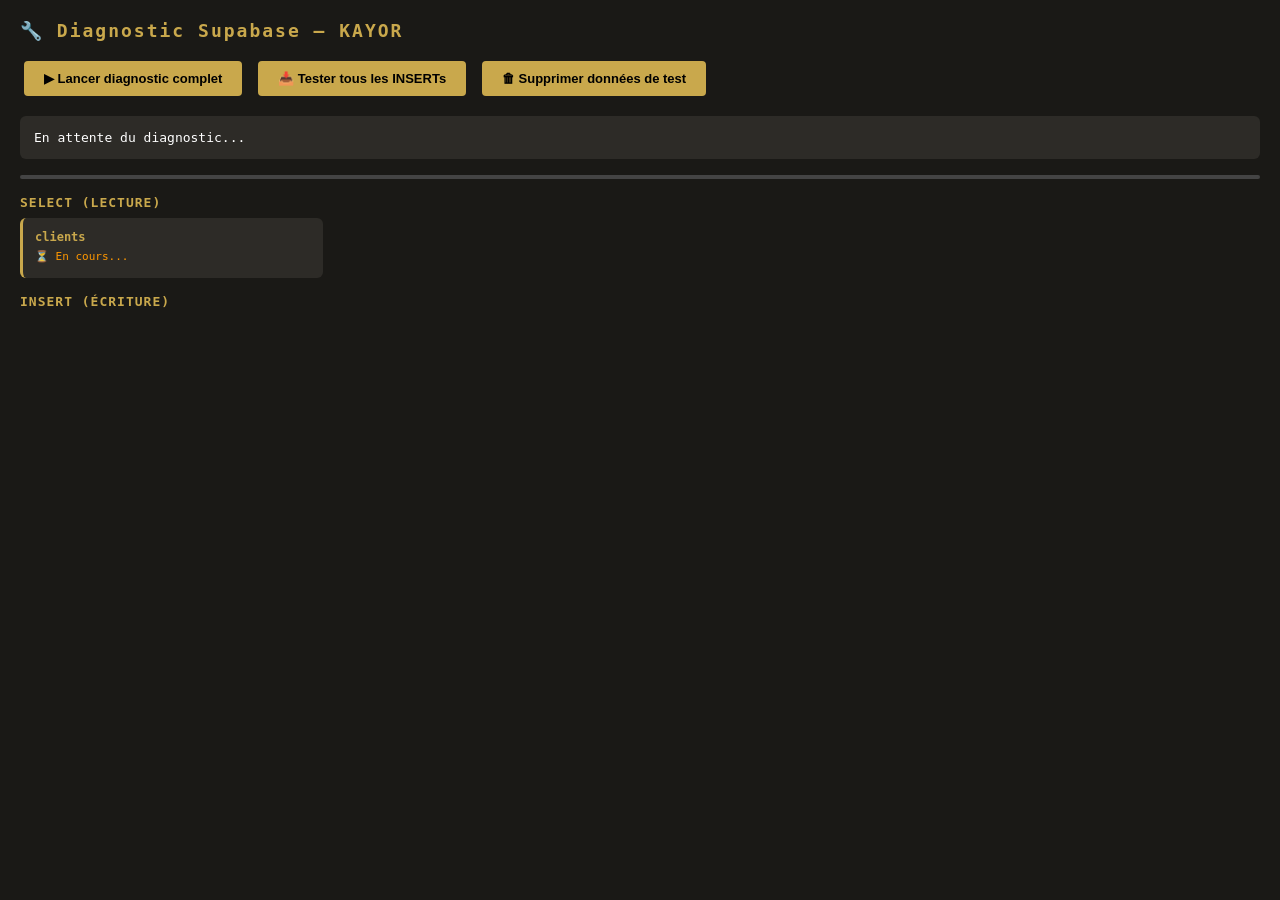
<file: diagnostic.html>
<!DOCTYPE html>
<html lang="fr">
<head>
<meta charset="UTF-8">
<title>Diagnostic KAYOR — Supabase</title>
<style>
* { box-sizing: border-box; margin: 0; padding: 0; }
body { font-family: monospace; background: #1a1916; color: #fff; padding: 20px; }
h1 { color: #C9A84C; margin-bottom: 16px; font-size: 18px; letter-spacing: 2px; }
h2 { color: #C9A84C; font-size: 13px; margin: 16px 0 8px; text-transform: uppercase; letter-spacing: 1px; }
.grid { display: grid; grid-template-columns: repeat(auto-fill, minmax(300px, 1fr)); gap: 10px; margin-bottom: 16px; }
.card { background: #2d2b27; border-radius: 6px; padding: 12px; border-left: 3px solid #555; }
.card.ok  { border-color: #4caf50; }
.card.err { border-color: #f44336; }
.card.pending { border-color: #C9A84C; }
.card-title { font-size: 12px; font-weight: bold; margin-bottom: 6px; color: #C9A84C; }
.card-status { font-size: 11px; margin: 3px 0; }
.ok-text  { color: #4caf50; }
.err-text { color: #f44336; }
.warn-text{ color: #ff9800; }
pre { font-size: 10px; color: #aaa; white-space: pre-wrap; word-break: break-all; margin-top: 4px; max-height: 80px; overflow: auto; }
.btn { background: #C9A84C; color: #000; border: none; padding: 10px 20px; font-weight: bold; cursor: pointer; border-radius: 4px; margin: 4px; font-size: 13px; }
.btn:hover { background: #b8943a; }
.btn-sm { padding: 6px 12px; font-size: 11px; }
#summary { background: #2d2b27; padding: 14px; border-radius: 6px; margin-bottom: 16px; }
.progress { height: 4px; background: #444; border-radius: 2px; margin: 8px 0; }
.progress-bar { height: 100%; background: #C9A84C; border-radius: 2px; transition: width 0.3s; }
</style>
</head>
<body>
<h1>🔧 Diagnostic Supabase — KAYOR</h1>

<div style="margin-bottom:16px">
  <button class="btn" onclick="runAll()">▶ Lancer diagnostic complet</button>
  <button class="btn" onclick="runInsertAll()">📥 Tester tous les INSERTs</button>
  <button class="btn" onclick="cleanupTests()">🗑 Supprimer données de test</button>
</div>

<div id="summary">En attente du diagnostic...</div>
<div class="progress"><div class="progress-bar" id="progress" style="width:0%"></div></div>

<h2>SELECT (Lecture)</h2>
<div class="grid" id="select-grid"></div>

<h2>INSERT (Écriture)</h2>
<div class="grid" id="insert-grid"></div>

<script>
const URL = 'https://yflvtquowzvghwxyvuah.supabase.co';
const KEY = 'sb_publishable_3EBGFxeT8B8cys54IZj3Nw_ZTS-4ZR1';
const H = {
  'Content-Type': 'application/json',
  'apikey': KEY,
  'Authorization': 'Bearer ' + KEY
};

// Définition des tables et données de test
const TABLES = [
  {
    name: 'clients',
    testData: { id:'_TEST_CLI', nom:'Test Client', tel:'77 000 00 00', email:null, adresse:null }
  },
  {
    name: 'ventes',
    testData: { id:'_TEST_VEN', date:'2025-01-01', client:'Test Client',
      description:'Test', type_bijou:'or', carat:'18k-local',
      poids:10.0, local:10.0, importe:0, paiement:'especes',
      montant:50000, acompte:50000, restant:0 }
  },
  {
    name: 'stock',
    testData: { ref:'_TEST_STK', nom:'Test Article', type_bijou:'or',
      carat:'18k-local', provenance:'local', type:'local',
      poids:100.0, poids_total_g:100.0, qty:1, prix:0, seuil:50 }
  },
  {
    name: 'sorties',
    testData: { id:'_TEST_SRT', date:'2025-01-01', type_bijou:'or',
      carat:'18k-local', poids:5.0, nb_articles:1,
      motif:'Test', commentaire:null, valide_par:'admin' }
  },
  {
    name: 'decaissements',
    testData: { id:'_TEST_DEC', date:'2025-01-01', categorie:'Test',
      description:'Test', montant:1000, saisi_par:'admin' }
  },
  {
    name: 'comptes_clients',
    testData: { id:'_TEST_CC', client:'Test Client',
      date_ouverture:'2025-01-01', solde:0, actif:true }
  },
  {
    name: 'mouvements_cc',
    testData: { compte_id:'_TEST_CC', date:'2025-01-01',
      type:'depot', montant:1000, note:'Test' }
  },
  {
    name: 'reprises',
    testData: { id:'_TEST_REP', date:'2025-01-01', client:'Test Client',
      description:'Test reprise', type_bijou:'or',
      carat:'18k-local', poids:5.0, local:5.0, importe:0,
      prix:20000, note:null, photo:null }
  },
  {
    name: 'bijoux_arrhes',
    testData: { id:'_TEST_BA', date:'2025-01-01', client:'Test Client',
      article:'Test', description:'Test',
      prix_total:100000, arrhes_verse:50000,
      restant_du:50000, date_echeance:'2025-06-01', statut:'en_cours' }
  },
  {
    name: 'connexions',
    testData: { id:'_TEST_CON', user_id:'U-0001', nom:'Admin Test',
      role:'admin', date:'2025-01-01', heure:'09:00', action:'connexion' }
  },
  {
    name: 'compteurs',
    testData: { cle:'_test', valeur:0 }
  },
  {
    name: 'utilisateurs',
    testData: { id:'_TEST_USR', nom:'Test User', login:'test_diag',
      password:'test', role:'vendeur', actif:false }
  }
];

async function apiSelect(table) {
  const r = await fetch(URL+'/rest/v1/'+table+'?select=*&limit=5', {
    headers: Object.assign({}, H, {'Prefer': 'return=representation'})
  });
  const txt = await r.text();
  return { ok: r.ok, status: r.status, body: txt };
}

async function apiInsert(table, data) {
  const r = await fetch(URL+'/rest/v1/'+table, {
    method: 'POST',
    headers: Object.assign({}, H, {
      'Prefer': 'resolution=merge-duplicates,return=representation'
    }),
    body: JSON.stringify([data])
  });
  const txt = await r.text();
  return { ok: r.ok, status: r.status, body: txt };
}

async function apiDelete(table, filter) {
  const r = await fetch(URL+'/rest/v1/'+table+'?'+filter, {
    method: 'DELETE', headers: H
  });
  return { ok: r.ok, status: r.status };
}

function makeCard(containerId, table, state) {
  const grid = document.getElementById(containerId);
  let card = document.getElementById('card-'+containerId+'-'+table);
  if (!card) {
    card = document.createElement('div');
    card.id = 'card-'+containerId+'-'+table;
    card.className = 'card pending';
    grid.appendChild(card);
  }
  card.className = 'card ' + (state.ok === true ? 'ok' : state.ok === false ? 'err' : 'pending');
  card.innerHTML = '<div class="card-title">'+table+'</div>' +
    '<div class="card-status '+(state.ok===true?'ok-text':state.ok===false?'err-text':'warn-text')+'">' +
    (state.ok===true ? '✓ OK' : state.ok===false ? '✗ ERREUR '+state.status : '⏳ En cours...') +
    '</div>' +
    (state.count !== undefined ? '<div class="card-status">'+state.count+' lignes existantes</div>' : '') +
    (state.detail ? '<pre>'+state.detail+'</pre>' : '');
}

function updateSummary(done, total, okCount, errCount) {
  const pct = Math.round(done/total*100);
  document.getElementById('progress').style.width = pct+'%';
  document.getElementById('summary').innerHTML =
    '<span class="ok-text">✓ '+okCount+' OK</span>  ' +
    '<span class="err-text">✗ '+errCount+' ERREURS</span>  ' +
    '('+done+'/'+total+' testés)' +
    (errCount > 0 ? '<br><br><span class="warn-text">→ Exécuter fix_colonnes.sql + fix_rls.sql dans Supabase SQL Editor</span>' : '');
}

async function runAll() {
  document.getElementById('select-grid').innerHTML = '';
  document.getElementById('insert-grid').innerHTML = '';
  let done = 0, okS = 0, errS = 0, okI = 0, errI = 0;
  const total = TABLES.length * 2;

  for (const t of TABLES) {
    // SELECT
    makeCard('select-grid', t.name, { ok: null });
    const s = await apiSelect(t.name);
    let count = 0;
    try { count = JSON.parse(s.body).length; } catch(e) {}
    if (s.ok) okS++; else errS++;
    makeCard('select-grid', t.name, {
      ok: s.ok, status: s.status,
      count: s.ok ? count : undefined,
      detail: s.ok ? null : s.body.substring(0,200)
    });
    done++;
    updateSummary(done, total, okS+okI, errS+errI);
    await new Promise(r => setTimeout(r, 100));

    // INSERT
    makeCard('insert-grid', t.name, { ok: null });
    const ins = await apiInsert(t.name, t.testData);
    if (ins.ok) okI++; else errI++;
    let detail = null;
    if (!ins.ok) {
      try { detail = JSON.parse(ins.body).message || ins.body; } catch(e) { detail = ins.body; }
    }
    makeCard('insert-grid', t.name, {
      ok: ins.ok, status: ins.status,
      detail: detail ? detail.substring(0,200) : null
    });
    done++;
    updateSummary(done, total, okS+okI, errS+errI);
    await new Promise(r => setTimeout(r, 100));
  }
}

async function runInsertAll() {
  document.getElementById('insert-grid').innerHTML = '';
  let done = 0, ok = 0, err = 0;
  for (const t of TABLES) {
    makeCard('insert-grid', t.name, { ok: null });
    const ins = await apiInsert(t.name, t.testData);
    if (ins.ok) ok++; else err++;
    let detail = null;
    if (!ins.ok) {
      try { detail = JSON.parse(ins.body).message || ins.body; } catch(e) { detail = ins.body; }
    }
    makeCard('insert-grid', t.name, {
      ok: ins.ok, status: ins.status,
      detail: detail ? detail.substring(0,250) : null
    });
    done++;
    updateSummary(done, TABLES.length, ok, err);
    await new Promise(r => setTimeout(r, 150));
  }
}

async function cleanupTests() {
  const deletes = [
    ['clients',         'id=eq._TEST_CLI'],
    ['ventes',          'id=eq._TEST_VEN'],
    ['stock',           'ref=eq._TEST_STK'],
    ['sorties',         'id=eq._TEST_SRT'],
    ['decaissements',   'id=eq._TEST_DEC'],
    ['mouvements_cc',   'compte_id=eq._TEST_CC'],
    ['comptes_clients', 'id=eq._TEST_CC'],
    ['reprises',        'id=eq._TEST_REP'],
    ['bijoux_arrhes',   'id=eq._TEST_BA'],
    ['connexions',      'id=eq._TEST_CON'],
    ['compteurs',       'cle=eq._test'],
    ['utilisateurs',    'id=eq._TEST_USR'],
  ];
  for (const [table, filter] of deletes) {
    await apiDelete(table, filter);
  }
  document.getElementById('summary').innerHTML = '<span class="ok-text">✓ Données de test supprimées</span>';
}

// Lancer au chargement
window.onload = () => runAll();
</script>
</body>
</html>
</file>
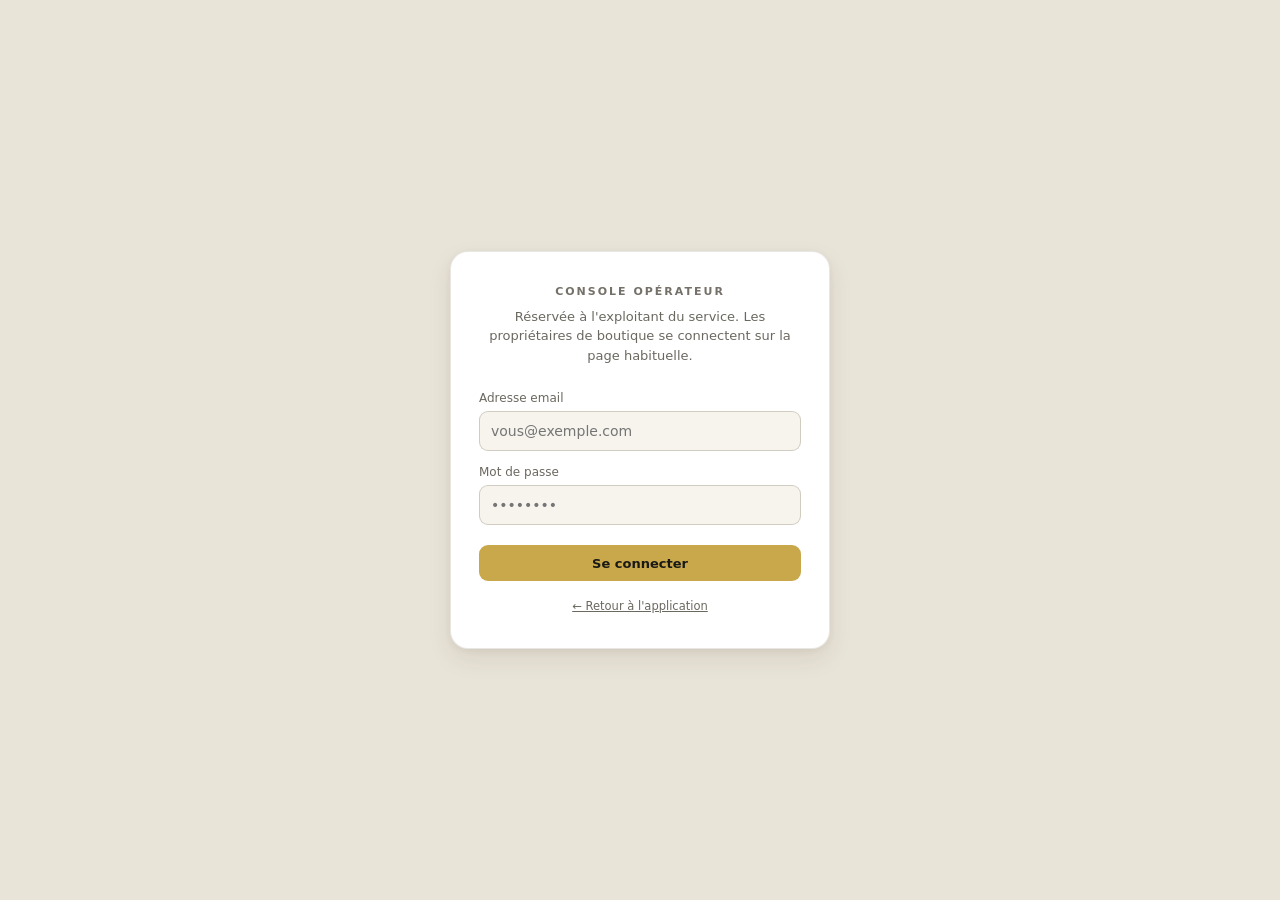
<file: operateur.html>
<!DOCTYPE html>
<html lang="fr">
<head>
  <meta charset="UTF-8" />
  <meta name="viewport" content="width=device-width, initial-scale=1.0" />
  <title>Console opérateur — Gestion Bijouterie</title>
  <link rel="icon" href="assets/favicon.svg" type="image/svg+xml" />
  <link rel="stylesheet" href="css/style.css?v=2026-11-12d" />
  <style>
    /* La console vit hors de l'application boutique : pas de sidebar. */
    .op-wrap { max-width: 1100px; margin: 0 auto; padding: 18px 16px 40px; }
    .op-topbar { display: flex; align-items: center; justify-content: space-between;
                 gap: 12px; flex-wrap: wrap; margin-bottom: 18px; }
    .op-marque { font-size: 11px; font-weight: 700; letter-spacing: 2px;
                 text-transform: uppercase; color: var(--text-tertiary); }
    #op-login { position: fixed; inset: 0; display: flex; align-items: center;
                justify-content: center; background: var(--bg-tertiary); z-index: 9999; padding: 16px; }
    #op-message { margin-bottom: 14px; }
  </style>
</head>
<body>

<!-- ============================================================
     CONNEXION
     ============================================================ -->
<div id="op-login">
  <div class="login-card">
    <div class="op-marque" style="text-align:center">Console opérateur</div>
    <div class="login-sub" style="margin-top:6px">
      Réservée à l'exploitant du service. Les propriétaires de boutique
      se connectent sur la page habituelle.
    </div>

    <div class="form-group" style="margin-top:24px">
      <label class="form-label" for="op-email">Adresse email</label>
      <input class="form-input" type="email" id="op-email" autocomplete="email"
             placeholder="vous@exemple.com" />
    </div>
    <div class="form-group" style="margin:12px 0 20px">
      <label class="form-label" for="op-pass">Mot de passe</label>
      <input class="form-input" type="password" id="op-pass" autocomplete="current-password"
             placeholder="••••••••" />
    </div>

    <div class="login-error" id="op-login-error"></div>
    <button class="btn btn-primary" id="op-btn-login"
            style="width:100%;justify-content:center">Se connecter</button>

    <div style="text-align:center;margin-top:14px">
      <a class="lien-auth" href="index.html">← Retour à l'application</a>
    </div>
  </div>
</div>

<!-- ============================================================
     CONSOLE
     ============================================================ -->
<div id="op-console" style="display:none">
  <div class="op-wrap">

    <div class="op-topbar">
      <div>
        <div class="op-marque">Console opérateur</div>
        <div class="page-title" style="margin-top:2px">Boutiques du service</div>
        <div class="page-sub" id="op-total"></div>
      </div>
      <div class="page-header-actions">
        <span class="page-sub" id="op-identite"></span>
        <button class="btn small" id="op-btn-refresh" title="Recharger">⟳ Actualiser</button>
        <button class="btn small btn-primary" id="op-btn-nouvelle">+ Nouvelle boutique</button>
        <button class="btn small btn-danger" id="op-btn-logout">Déconnexion</button>
      </div>
    </div>

    <div id="op-message" style="display:none"></div>

    <!-- ---------- CRÉATION ---------- -->
    <div class="card" id="op-form-creation" style="display:none">
      <div class="card-header"><div class="card-title">Ouvrir une boutique</div></div>
      <div class="card-body">
        <div class="two-col">
          <div class="form-group">
            <label class="form-label" for="c-nom">Nom commercial</label>
            <input class="form-input" id="c-nom" placeholder="Bijouterie Diamant" />
          </div>
          <div class="form-group">
            <label class="form-label" for="c-slug">Code boutique</label>
            <input class="form-input" id="c-slug" maxlength="6" placeholder="DIA"
                   style="text-transform:uppercase" />
            <span class="form-hint">2 à 6 lettres majuscules ou chiffres. Sert de préfixe interne, non modifiable.</span>
          </div>
        </div>
        <div class="two-col">
          <div class="form-group">
            <label class="form-label" for="c-nom-proprio">Nom de la propriétaire</label>
            <input class="form-input" id="c-nom-proprio" placeholder="Awa Diop" />
          </div>
          <div class="form-group">
            <label class="form-label" for="c-identifiant">Identifiant de la propriétaire</label>
            <input class="form-input" id="c-identifiant" placeholder="awa" autocomplete="off"
                   oninput="majApercuProprio()" />
            <span class="form-hint" id="c-apercu">Elle se connectera avec cet identifiant.</span>
          </div>
        </div>
        <div class="two-col">
          <div class="form-group">
            <label class="form-label" for="c-mdp">Mot de passe</label>
            <div style="display:flex;gap:6px">
              <input class="form-input" type="password" id="c-mdp" autocomplete="new-password"
                     placeholder="8 caractères minimum" style="flex:1" />
              <button type="button" class="btn small" onclick="basculerVisibiliteOp('c-mdp', this)" title="Afficher">👁</button>
            </div>
            <span class="form-hint">Vous le lui communiquez de vive voix. Personne ne pourra le relire.</span>
          </div>
          <div class="form-group">
            <label class="form-label" for="c-tel">Téléphone (facultatif)</label>
            <input class="form-input" type="tel" id="c-tel" placeholder="77 123 45 67" inputmode="tel" />
          </div>
        </div>
        <div class="two-col">
          <div class="form-group">
            <label class="form-label" for="c-plan">Plan</label>
            <select class="form-input" id="c-plan">
              <option value="essai">Essai</option>
              <option value="pro">Pro</option>
            </select>
          </div>
          <div class="form-group">
            <label class="form-label" for="c-jours">Durée d'essai (jours)</label>
            <input class="form-input" type="number" id="c-jours" value="30" min="0" />
            <span class="form-hint">0 = sans date d'expiration.</span>
          </div>
        </div>
        <button class="btn btn-primary" id="op-btn-creer">✓ Créer la boutique</button>
      </div>
    </div>

    <!-- ---------- MODIFIER UNE BOUTIQUE ---------- -->
    <div class="card" id="op-form-edition" style="display:none">
      <div class="card-header">
        <div class="card-title">Modifier <span id="e-titre"></span></div>
        <span class="page-sub" id="e-code"></span>
      </div>
      <div class="card-body">
        <input type="hidden" id="e-id" />
        <div class="two-col">
          <div class="form-group">
            <label class="form-label" for="e-nom">Nom commercial</label>
            <input class="form-input" id="e-nom" />
          </div>
          <div class="form-group">
            <label class="form-label" for="e-plan">Plan</label>
            <select class="form-input" id="e-plan">
              <option value="essai">Essai</option>
              <option value="standard">Standard</option>
              <option value="pro">Pro</option>
              <option value="entreprise">Entreprise</option>
            </select>
          </div>
        </div>
        <div class="two-col">
          <div class="form-group">
            <label class="form-label" for="e-expire">Échéance</label>
            <input class="form-input" type="date" id="e-expire" />
            <span class="form-hint">Laissez vide pour un abonnement sans date de fin.</span>
          </div>
          <div class="form-group">
            <label class="form-label">Code boutique</label>
            <input class="form-input" id="e-slug" disabled />
            <span class="form-hint">Non modifiable : il forme les identifiants de toute l'équipe.</span>
          </div>
        </div>
        <div style="display:flex;gap:8px">
          <button class="btn btn-primary" id="op-btn-enregistrer">✓ Enregistrer</button>
          <button class="btn btn-secondary" onclick="fermerEdition()">Annuler</button>
        </div>

        <!-- La forme de l'outil, et non le droit d'y accéder. Geste à part du
             bouton Enregistrer : il ne se confond pas avec une correction de
             nom ou de plan, et il change ce que voit la boutique. -->
        <div style="border-top:1px solid var(--border-light);margin-top:18px;padding-top:14px">
          <div class="card-title" style="margin-bottom:4px">Édition</div>
          <div class="page-sub" style="margin-bottom:10px">
            <strong>Complète</strong> : l'inventaire se suit en grammes et en
            pièces.<br />
            <strong>Articles</strong> : l'inventaire ne se compte qu'en pièces —
            aucun gramme, ni à la saisie ni sur la facture. Les poids déjà
            enregistrés restent en base mais ne bougeront plus.<br />
            <strong>Simple</strong> : pas d'inventaire du tout, les onglets
            Stock et Sorties disparaissent et on facture en décrivant le bijou.
            Caisse, épargne, dépôts, décaissements et arrhes restent entiers
            dans les trois cas.
          </div>
          <div style="display:flex;gap:8px;align-items:center;flex-wrap:wrap">
            <select class="form-input" id="e-gestion-stock" style="max-width:300px">
              <option value="complet">Complète — grammes et pièces</option>
              <option value="articles">Articles — comptage en pièces seulement</option>
              <option value="aucun">Simple — facturation seule, sans stock</option>
            </select>
            <button class="btn" id="op-btn-edition">Appliquer</button>
          </div>
          <div class="page-sub" id="e-edition-avis" style="margin-top:8px"></div>
        </div>

        <!-- Rendre son accès à une propriétaire qui l'a perdu. Geste à part :
             il ne se confond pas avec une correction de nom ou de plan. -->
        <div style="border-top:1px solid var(--border-light);margin-top:18px;padding-top:14px">
          <div class="card-title" style="margin-bottom:4px">Accès de la propriétaire</div>
          <div class="page-sub" style="margin-bottom:10px" id="e-proprio-login">—</div>
          <div style="display:flex;gap:8px;align-items:flex-end;flex-wrap:wrap">
            <div class="form-group" style="flex:1;min-width:220px">
              <label class="form-label" for="e-mdp">Nouveau mot de passe</label>
              <div style="display:flex;gap:6px">
                <input class="form-input" type="password" id="e-mdp" autocomplete="new-password"
                       placeholder="8 caractères minimum" style="flex:1" />
                <button type="button" class="btn small" onclick="basculerVisibiliteOp('e-mdp', this)" title="Afficher">👁</button>
              </div>
            </div>
            <button class="btn" id="op-btn-mdp-proprio"
                    style="color:var(--warning-text);border-color:var(--warning-text)">🔑 Remplacer</button>
          </div>
          <span class="form-hint">L'ancien est remplacé immédiatement. Communiquez-le-lui de vive voix.</span>
        </div>
      </div>
    </div>

    <!-- ---------- LISTE ---------- -->
    <div class="card">
      <div class="card-header">
        <div class="card-title">Boutiques</div>
        <span class="page-sub">Aucune donnée commerciale n'est visible ici : ventes,
          clientes et comptes restent dans leur boutique.</span>
      </div>
      <div class="table-wrap">
        <table>
          <thead>
            <tr>
              <th>Boutique</th><th>Propriétaire</th><th>Code</th><th>Plan</th><th>Statut</th>
              <th>Membres</th><th>Ventes</th><th>Dernière vente</th><th></th>
            </tr>
          </thead>
          <tbody id="op-tbody"></tbody>
        </table>
      </div>
    </div>

    <!-- Sauvegardes et structure.
         Le bandeau d'alerte n'est pas décoratif : une table supprimée ne se
         remarque autrement qu'au moment où une boutique appelle. -->
    <div class="card">
      <div class="card-header">
        <div class="card-title">Sauvegardes et structure</div>
        <span class="page-sub">Instantané quotidien à 02h15. Il vit dans la base
          qu'il protège : il couvre l'erreur humaine, pas la perte du projet.</span>
      </div>
      <div class="card-body">
        <div id="op-alerte-structure" style="display:none"></div>
        <div id="op-sauvegardes-resume" class="page-sub">Chargement…</div>

        <!-- Le choix de la sauvegarde gouverne les trois gestes qui suivent.
             Sans lui, « comparer » et « restaurer » portaient toujours sur la
             dernière — y compris quand c'est la dernière qui est fautive. -->
        <div style="display:flex;gap:8px;align-items:center;flex-wrap:wrap;margin-top:12px">
          <select class="form-input" id="op-sauv-choix" style="max-width:340px"></select>
          <button class="btn small" id="op-btn-sauver">+ Sauvegarder maintenant</button>
          <button class="btn small" id="op-btn-telecharger">⤓ Télécharger</button>
          <button class="btn small" id="op-btn-comparer">⚖ Comparer à la base</button>
        </div>
        <div class="page-sub" style="margin-top:6px">
          Le fichier téléchargé contient <strong>toutes les boutiques</strong>,
          empreintes de code PIN comprises : il vaut la base entière, gardez-le
          comme tel. C'est aussi la seule copie qui survit à la perte du projet.
        </div>

        <!-- Remettre un fichier. Il ne redevient qu'un instantané : une
             sauvegarde qu'on ne peut pas remettre n'est pas une sauvegarde,
             et un import qui écrirait tout de suite serait le geste le plus
             destructeur du produit. -->
        <div style="border-top:1px solid var(--border-light);margin-top:16px;padding-top:12px">
          <div class="card-title" style="margin-bottom:4px">Remettre un fichier</div>
          <div class="page-sub" style="margin-bottom:8px">
            Le fichier redevient une sauvegarde dans la liste ci-dessus.
            <strong>Rien n'est écrit dans les données</strong> : on compare,
            puis on restaure table par table.
          </div>
          <div style="display:flex;gap:8px;align-items:center;flex-wrap:wrap">
            <input type="file" id="op-sauv-fichier" accept="application/json,.json" />
            <button class="btn small" id="op-btn-importer">⤒ Importer ce fichier</button>
          </div>
        </div>

        <div id="op-comparaison" style="margin-top:16px"></div>
        <div id="op-restauration" style="margin-top:12px"></div>

        <div style="border-top:1px solid var(--border-light);margin-top:16px;padding-top:12px">
          <div class="card-title" style="margin-bottom:6px">Journal des exports et restaurations</div>
          <div class="page-sub" style="margin-bottom:8px">
            Ni modifiable ni effaçable, comme le journal des connexions.
          </div>
          <div id="op-journal-sauv" class="page-sub">—</div>
        </div>
      </div>
    </div>

  </div>
</div>

<script src="js/verrou.js?v=2026-11-12d"></script>
  <script src="js/supabase.js?v=2026-11-12d"></script>
<script src="js/operateur.js?v=2026-11-12d"></script>
</body>
</html>
</file>
<file: css/style.css>
/* ============================================================
   MARJAN BIJOUTERIE v4 — CSS Responsive complet
   Approche mobile-first : base = mobile, puis tablette, desktop
   ============================================================ */

*, *::before, *::after { box-sizing: border-box; margin: 0; padding: 0; }

/* ===== VARIABLES =====
   Trois plans, jamais deux surfaces de la même couleur côte à côte :

     fond de page  --bg-app      ivoire tiède, le plan du dessous
     surface       --bg-primary  blanc, ce qui porte le contenu
     retrait       --bg-muted    en-têtes de tableau, pieds de carte

   Auparavant `.main` et `.card` étaient tous deux en blanc pur : une carte
   ne se détachait que par un filet de 0,5 px, d'où l'impression de platitude.
   Le relief vient du contraste entre ces plans, pas d'un trait plus épais. */
:root {
  --bg-app:       #f1ede4;   /* fond de page */
  --bg-primary:   #ffffff;   /* surface : cartes, modales, lignes */
  --bg-secondary: #f7f4ed;   /* surface en léger retrait */
  --bg-muted:     #faf7f0;   /* bandes internes d'une carte */
  --bg-tertiary:  #e9e4d8;   /* plan le plus bas : rails, pistes, barre latérale */
  --text-primary:   #1a1916;
  --text-secondary: #6b6860;
  --text-tertiary:  #757169;
  --border-light:  rgba(74,62,34,0.12);
  --border-medium: rgba(74,62,34,0.22);
  --border-strong: rgba(74,62,34,0.38);
  --success-bg:#e8f3dc; --success-text:#38670f;
  --warning-bg:#fbedd6; --warning-text:#8a4f06;
  --danger-bg: #fbe8e6; --danger-text: #a02a22;
  --info-bg:   #e4effb; --info-text:   #155b9f;
  --local-bg:   #ddf3ea; --local-text:   #0d6b53;
  --importe-bg: #ebeafd; --importe-text: #4f46b5;
  --radius-sm:4px; --radius-md:9px; --radius-lg:14px; --radius-xl:18px;
  /* Ombres teintées brun doré plutôt que grises : sur un fond ivoire, une
     ombre neutre tire au gris sale. */
  --shadow-sm: 0 1px 2px rgba(60,48,20,0.05), 0 2px 5px rgba(60,48,20,0.05);
  --shadow-md: 0 2px 6px rgba(60,48,20,0.06), 0 10px 24px rgba(60,48,20,0.09);
  --shadow-lg: 0 14px 44px rgba(60,48,20,0.16);
  --transition: 0.14s ease;
  --sidebar-w: 230px;
  --topbar-h:  52px;
}

html, body {
  height: 100%;
  font-family: 'Segoe UI', system-ui, -apple-system, sans-serif;
  font-size: 14px;
  color: var(--text-primary);
  background: var(--bg-tertiary);
  line-height: 1.5;
  -webkit-tap-highlight-color: transparent;
}

/* ============================================================
   LOGIN
   ============================================================ */
#login-screen {
  position: fixed; inset: 0;
  display: flex; align-items: center; justify-content: center;
  background: var(--bg-tertiary); z-index: 9999;
  padding: 16px;
}
.login-card {
  background: var(--bg-primary);
  border: 0.5px solid var(--border-light);
  border-radius: var(--radius-xl);
  padding: 32px 28px;
  width: 100%; max-width: 380px;
  box-shadow: var(--shadow-md);
}
.login-logo  { font-size: 36px; text-align: center; margin-bottom: 8px; }
.login-title { font-size: 20px; font-weight: 600; text-align: center; letter-spacing: -0.3px; }
.login-sub   { font-size: 13px; color: var(--text-secondary); text-align: center; margin-top: 4px; }
.login-error { display: none; padding: 8px 12px; background: var(--danger-bg); color: var(--danger-text); border-radius: var(--radius-md); font-size: 13px; margin-bottom: 12px; }
.login-hint  { display: flex; gap: 6px; flex-wrap: wrap; justify-content: center; margin-top: 14px; }
.login-hint span { font-size: 11px; padding: 3px 8px; background: var(--bg-secondary); border-radius: var(--radius-sm); color: var(--text-tertiary); font-family: monospace; }

/* --- Panneaux d'authentification (inscription, mot de passe oublié) --- */
.login-ok { display: none; padding: 8px 12px; background: var(--success-bg); color: var(--success-text); border-radius: var(--radius-md); font-size: 13px; margin-bottom: 12px; line-height: 1.45; }
.auth-titre { font-size: 15px; font-weight: 600; margin: 22px 0 6px; text-align: center; }
.auth-aide  { font-size: 12px; color: var(--text-tertiary); line-height: 1.5; margin-bottom: 16px; text-align: center; }
.lien-auth  { background: none; border: none; padding: 0; font-size: 11.5px; color: var(--text-secondary); cursor: pointer; text-decoration: underline; font-family: inherit; }
.lien-auth:hover { color: var(--text-primary); }

/* ============================================================
   LAYOUT GÉNÉRAL — Mobile : colonne pleine
   ============================================================ */
#main-app { height: 100%; }

/* === TOPBAR MOBILE === */
.topbar {
  display: flex;
  align-items: center;
  justify-content: space-between;
  height: var(--topbar-h);
  padding: 0 14px;
  background: var(--bg-tertiary);
  border-bottom: 1px solid var(--border-medium);
  box-shadow: 0 1px 0 rgba(255,255,255,0.6) inset;
  position: sticky; top: 0; z-index: 100;
}
.topbar-logo { display: flex; align-items: center; gap: 8px; }
.topbar-logo-icon { font-size: 20px; }
.topbar-logo-title { font-size: 14px; font-weight: 600; color: var(--text-primary); }
.topbar-right { display: flex; align-items: center; gap: 8px; }
.topbar-user-badge {
  font-size: 11px; padding: 3px 8px; border-radius: 20px;
  font-weight: 500; max-width: 110px;
  white-space: nowrap; overflow: hidden; text-overflow: ellipsis;
}
.btn-menu {
  background: none; border: 0.5px solid var(--border-medium);
  border-radius: var(--radius-md); padding: 6px 10px;
  font-size: 16px; cursor: pointer; line-height: 1;
  color: var(--text-primary);
}
.btn-logout-top {
  background: none; border: 0.5px solid var(--border-light);
  border-radius: var(--radius-sm); padding: 5px 8px;
  cursor: pointer; color: var(--text-secondary); font-size: 14px;
  transition: all var(--transition);
}
.btn-logout-top:hover { background: var(--danger-bg); color: var(--danger-text); }

/* === DRAWER OVERLAY (mobile nav) === */
.drawer-overlay {
  display: none;
  position: fixed; inset: 0;
  background: rgba(0,0,0,0.35);
  z-index: 200;
}
.drawer-overlay.open { display: block; }

/* === APP BODY === */
.app {
  display: flex;
  height: calc(100vh - var(--topbar-h));
  overflow: hidden;
}

/* ============================================================
   SIDEBAR — mobile: drawer, desktop: fixe
   ============================================================ */
.sidebar {
  position: fixed;
  top: 0; left: 0;
  width: min(var(--sidebar-w), 85vw);
  height: 100vh;
  background: var(--bg-tertiary);
  border-right: 1px solid var(--border-medium);
  display: flex; flex-direction: column;
  z-index: 300;
  transform: translateX(-110%);
  transition: transform 0.22s ease;
  overflow-y: auto;
}
.sidebar.open { transform: translateX(0); }

.logo {
  display: flex; flex-direction: column; align-items: center; gap: 4px;
  padding: 18px 16px 14px;
  border-bottom: 1px solid rgba(201,168,76,0.4);
  text-align: center;
}
/* Le logo est un trait noir et or sur fond blanc (JPEG, donc sans
   transparence). `multiply` fait disparaître ce blanc dans le sable du
   panneau et ne laisse que le tracé — plutôt que de poser une bande blanche
   autour. Sans effet nuisible sur un logo de boutique plus sombre : du
   foncé multiplié par du clair reste foncé. */
.logo img { mix-blend-mode: multiply; }
.logo-icon  { font-size: 22px; line-height: 1; }
.logo-title { font-size: 14px; font-weight: 600; color: var(--kayor-or); letter-spacing: 2px; }
.logo-sub   { font-size: 10px; color: var(--text-tertiary); margin-top: 1px; letter-spacing: 1px; text-transform: uppercase; }
.brand-tagline { font-size: 11px; color: rgba(201,168,76,0.7); letter-spacing: 1px; font-style: italic; }

.nav { flex: 1; padding: 10px 8px; display: flex; flex-direction: column; gap: 2px; }
.nav-section-label {
  font-size: 10px; font-weight: 600; color: var(--text-tertiary);
  text-transform: uppercase; letter-spacing: 0.6px;
  padding: 8px 12px 3px;
}
.nav-item {
  display: flex; align-items: center; gap: 10px;
  padding: 10px 12px; border-radius: var(--radius-md);
  cursor: pointer; font-size: 13px; color: var(--text-secondary);
  border: none; background: none; width: 100%; text-align: left;
  transition: all var(--transition); font-family: inherit;
  min-height: 40px;
}
.nav-item:hover  { background: var(--bg-primary); color: var(--text-primary); }
.nav-item.active { background: var(--bg-primary); color: var(--text-primary); font-weight: 500; border: 0.5px solid var(--border-light); box-shadow: var(--shadow-sm); }
.nav-icon { font-size: 14px; width: 18px; text-align: center; opacity: 0.7; flex-shrink: 0; }

.sidebar-footer {
  padding: 12px;
  border-top: 0.5px solid var(--border-light);
  display: flex; align-items: center; justify-content: space-between; gap: 8px;
}
.user-info { display: flex; align-items: center; gap: 8px; flex: 1; min-width: 0; }
.user-avatar {
  width: 34px; height: 34px; border-radius: 50%;
  background: var(--text-primary); color: var(--bg-primary);
  display: flex; align-items: center; justify-content: center;
  font-size: 11px; font-weight: 600; flex-shrink: 0;
}
.user-name       { font-size: 12px; font-weight: 500; white-space: nowrap; overflow: hidden; text-overflow: ellipsis; }
.user-role-badge { font-size: 10px; padding: 1px 6px; border-radius: 20px; font-weight: 500; display: inline-block; margin-top: 2px; }
.btn-logout {
  background: none; border: 0.5px solid var(--border-light);
  border-radius: var(--radius-sm); padding: 6px 9px;
  cursor: pointer; color: var(--text-secondary); font-size: 15px;
  transition: all var(--transition); flex-shrink: 0;
}
.btn-logout:hover { background: var(--danger-bg); color: var(--danger-text); border-color: transparent; }

/* ============================================================
   MAIN CONTENT
   ============================================================ */
.main {
  flex: 1;
  overflow-y: auto;
  /* Le fond de page est teinté : c'est lui qui fait exister les cartes. */
  background: var(--bg-app);
  width: 100%;
}
.section { display: none; padding: 16px 14px; }
.section.active { display: block; }

/* ============================================================
   PAGE HEADER
   ============================================================ */
.page-header {
  display: flex; flex-direction: column; gap: 10px;
  /* Sans ça, le bouton d'action s'étire sur toute la largeur du téléphone :
     une barre dorée pleine page, redondante avec le bouton flottant. */
  align-items: flex-start;
  margin-bottom: 18px;
}
.page-header-actions { display: flex; gap: 8px; flex-wrap: wrap; }
.page-title { font-size: 18px; font-weight: 600; color: var(--text-primary); letter-spacing: -0.3px; }
.page-sub   { font-size: 12px; color: var(--text-secondary); margin-top: 2px; }

/* ============================================================
   METRIC CARDS — 2 col sur mobile, 4 sur desktop
   ============================================================ */
.metrics-grid {
  display: grid;
  grid-template-columns: repeat(2, minmax(0,1fr));
  gap: 10px;
  margin-bottom: 18px;
}
/* Chaque tuile porte un filet de couleur sur la tranche gauche et un fond
   assorti. On lit la nature du chiffre — argent qui entre, argent qui sort,
   état de caisse — avant même d'avoir lu l'intitulé. Vingt tuiles ivoire
   identiques se valaient toutes et ne se lisaient pas. */
.metric-card {
  --ton:    var(--kayor-or);
  --ton-bg: var(--bg-primary);
  background: var(--ton-bg);
  border: 1px solid var(--border-light);
  border-left: 3px solid var(--ton);
  border-radius: var(--radius-md);
  padding: 12px 14px;
  box-shadow: var(--shadow-sm);
}
.metric-card.ton-recette { --ton:#5b8c28; --ton-bg:#f5faee; }
.metric-card.ton-depense { --ton:#bd453a; --ton-bg:#fdf3f1; }
.metric-card.ton-caisse  { --ton:#c9a84c; --ton-bg:#fdf8e9; }
.metric-card.ton-attente { --ton:#c98a20; --ton-bg:#fdf5e7; }
.metric-card.ton-info    { --ton:#2f7ac4; --ton-bg:#eff5fc; }
/* Intitulé d'une rangée de tuiles : sept tuiles d'affilée ne disent pas
   lesquelles parlent de la même chose. */
.bloc-titre {
  font-size: 10px; font-weight: 700; letter-spacing: 0.8px;
  text-transform: uppercase; color: var(--text-secondary);
  margin: 2px 0 8px 2px;
}
.metric-label { font-size: 10px; color: var(--text-secondary); margin-bottom: 5px; font-weight: 600; text-transform: uppercase; letter-spacing: 0.4px; }
.metric-value { font-size: 18px; font-weight: 600; color: var(--text-primary); letter-spacing: -0.5px; margin-bottom: 5px; word-break: break-all; }
.metric-badge { font-size: 11px; padding: 2px 8px; border-radius: 20px; font-weight: 500; display: inline-block; }
.badge-success { background: var(--success-bg); color: var(--success-text); }
.badge-danger  { background: var(--danger-bg);  color: var(--danger-text);  }
.badge-warn    { background: var(--warning-bg); color: var(--warning-text); }
.badge-info    { background: var(--info-bg);    color: var(--info-text);    }

/* ============================================================
   CARDS
   ============================================================ */
.card {
  background: var(--bg-primary);
  border: 1px solid var(--border-light);
  border-radius: var(--radius-lg);
  margin-bottom: 14px; overflow: hidden;
  box-shadow: var(--shadow-sm);
}
/* L'en-tête est en retrait et porte un filet doré : il annonce le bloc au
   lieu de se confondre avec sa première ligne. */
.card-header {
  display: flex; align-items: center; justify-content: space-between;
  padding: 11px 14px; flex-wrap: wrap; gap: 8px;
  background: var(--bg-muted);
  border-bottom: 1px solid var(--border-light);
  box-shadow: inset 0 2px 0 rgba(201,168,76,0.45);
}
.card-title  { font-size: 13px; font-weight: 600; color: var(--text-primary); letter-spacing: -0.1px; }
.card-body   { padding: 14px; }

/* two-col : 1 colonne sur mobile */
.two-col { display: grid; grid-template-columns: 1fr; gap: 14px; margin-bottom: 14px; }

/* ============================================================
   PAGINATION
   ------------------------------------------------------------
   Le journal affichait toutes les ventes d'un coup. À sept lignes c'est
   invisible ; à cinq cents, le téléphone d'une vendeuse rame.
   ============================================================ */
.pagination {
  display: flex; align-items: center; justify-content: center; gap: 10px;
  padding: 12px 10px; border-top: 0.5px solid var(--border-light);
  font-size: 12.5px; color: var(--text-secondary);
}
.pagination:empty { display: none; }
.pagination button {
  min-width: 38px; min-height: 36px; padding: 0 12px;
  background: var(--bg-secondary); border: 0.5px solid var(--border-light);
  border-radius: var(--radius-md); cursor: pointer;
  font-family: inherit; font-size: 15px; color: var(--text-primary);
}
.pagination button:hover:not(:disabled) { background: var(--border-light); }
.pagination button:disabled { opacity: .35; cursor: default; }
.pagination .page-courante { font-weight: 600; color: var(--text-primary); }

/* ============================================================
   ONGLETS DE FILTRE
   ------------------------------------------------------------
   Une ligne au lieu d'une liste déroulante : le statut est le filtre
   qu'on change dix fois par jour, il doit être à un seul geste.
   ============================================================ */
.onglets-filtre {
  display: flex; gap: 4px; overflow-x: auto; padding: 0 10px 10px;
  -webkit-overflow-scrolling: touch; scrollbar-width: none;
}
.onglets-filtre::-webkit-scrollbar { display: none; }
.onglet-filtre {
  flex: 1 0 auto; white-space: nowrap;
  padding: 7px 14px; min-height: 36px;
  background: var(--bg-secondary); border: 0.5px solid transparent;
  border-radius: var(--radius-md); cursor: pointer;
  font-family: inherit; font-size: 12.5px; font-weight: 500;
  color: var(--text-secondary); transition: background .15s, color .15s;
}
.onglet-filtre:hover  { background: var(--bg-tertiary); }
.onglet-filtre.actif  {
  background: var(--kayor-or); color: var(--kayor-noir); border-color: transparent;
  font-weight: 600; box-shadow: 0 2px 6px rgba(201,168,76,0.35);
}
.filtres-avances {
  display: flex; gap: 8px; flex-wrap: wrap; padding: 0 10px 10px;
}
.filtres-avances .filter-select { flex: 1; min-width: 140px; }

/* ============================================================
   LISTES EN CARTES — sur téléphone, à la place des tableaux
   ------------------------------------------------------------
   Le journal faisait 894 px de large sur un écran de 375 : deux écrans
   et demi de défilement horizontal, sur l'outil le plus utilisé de la
   vendeuse. Une carte tient dans la largeur et se lit d'un coup d'œil.
   ============================================================ */
.liste-cartes { display: flex; flex-direction: column; gap: 10px; padding: 10px; }
.carte-liste {
  --ton: rgba(201,168,76,0.55);
  background: var(--bg-primary);
  border: 1px solid var(--border-light);
  border-left: 3px solid var(--ton);
  border-radius: var(--radius-lg);
  padding: 12px 14px;
  overflow: hidden;
  box-shadow: var(--shadow-sm);
}
/* La tranche gauche dit l'état avant la lecture : une liste de trente
   ventes se trie à l'œil sans lire un seul montant. */
.carte-liste.ton-ok      { --ton:#5b8c28; }
.carte-liste.ton-attente { --ton:#d08c1c; }
.carte-liste.ton-sortie  { --ton:#bd453a; }
.carte-liste.ton-info    { --ton:#2f7ac4; }
.carte-liste.estompee    { --ton:var(--border-medium); opacity: 0.75; background: var(--bg-secondary); }
.cl-haut    { display: flex; justify-content: space-between; align-items: flex-start; gap: 10px; }
.cl-titre  { display: flex; align-items: center; gap: 8px; min-width: 0; }
.cl-nom     { font-size: 14px; font-weight: 600; color: var(--text-primary);
              overflow: hidden; text-overflow: ellipsis; white-space: nowrap; }
.cl-valeur { font-size: 16px; font-weight: 700; white-space: nowrap; color: var(--text-primary); }
.carte-liste.estompee .cl-valeur { text-decoration: line-through; color: var(--text-tertiary); }
.cl-desc    { font-size: 12.5px; color: var(--text-secondary); margin: 6px 0 8px;
              overflow: hidden; text-overflow: ellipsis; white-space: nowrap; }
.cl-meta    { display: flex; align-items: center; gap: 6px; flex-wrap: wrap; font-size: 11px;
              color: var(--text-tertiary); }
/* Le pied se détache en bande : la carte se lit en trois temps — qui et
   combien, le détail, ce qu'on peut faire. */
.cl-actions { display: flex; gap: 6px; justify-content: flex-end; align-items: center;
              margin: 10px -14px -12px; padding: 9px 14px;
              background: var(--bg-muted); border-top: 1px solid var(--border-light); }
.cl-actions .btn { min-height: 34px; background: var(--bg-primary); }
.cl-pastille { width: 30px; height: 30px; border-radius: 50%; flex-shrink: 0;
               display: flex; align-items: center; justify-content: center;
               font-size: 11px; font-weight: 700; }
.cl-inerte   { font-size: 11px; color: var(--text-tertiary); align-self: center; }
/* « Aucune vente aujourd'hui » est une réponse, pas un ornement : elle se lit
   au même contraste que le reste. */
.cl-vide     { text-align: center; color: var(--text-secondary); font-size: 13px; padding: 28px 10px; }

/* Deux colonnes tiennent sur un téléphone : leur imposer 520 px de large
   ne crée qu'un défilement horizontal inutile. */
.table-etroite { min-width: 0; }

/* Le texte de la description tient sur deux lignes quand il y a la place. */
.cl-desc.cl-desc-longue { white-space: normal; overflow: visible; }

/* Une seule des deux vues à la fois.
   La règle porte sur `.avec-cartes`, posée sur la carte qui contient les
   deux vues, et non sur un identifiant de section : chaque liste ajoutée
   plus tard hérite du comportement sans toucher à cette feuille. */
.liste-cartes { display: none; }
@media (max-width: 767px) {
  .avec-cartes > .table-wrap   { display: none; }
  .avec-cartes > .liste-cartes { display: flex; padding: 0; }
  /* Plus de cadre blanc autour de la liste : une carte dans une carte, les
     deux de la même couleur, ne délimitait rien. Les cartes reposent
     directement sur le fond de page. */
  .avec-cartes {
    background: transparent; border: none; box-shadow: none; overflow: visible;
  }
  .avec-cartes > .card-header {
    background: transparent; border-bottom: none; box-shadow: none; padding: 2px 2px 8px;
  }
}

/* ============================================================
   TABLES — scrollables horizontalement sur mobile
   ============================================================ */
.table-wrap { overflow-x: auto; -webkit-overflow-scrolling: touch; }
table { width: 100%; border-collapse: collapse; font-size: 13px; min-width: 520px; }
th {
  text-align: left; padding: 8px 12px;
  font-size: 10px; font-weight: 600; color: var(--text-secondary);
  border-bottom: 0.5px solid var(--border-light);
  text-transform: uppercase; letter-spacing: 0.4px;
  background: var(--bg-secondary); white-space: nowrap;
}
td { padding: 9px 12px; border-bottom: 0.5px solid var(--border-light); color: var(--text-primary); vertical-align: middle; }
tr:last-child td { border-bottom: none; }
/* Lignes alternées : sur dix colonnes, l'œil perd sa ligne entre le nom et
   le montant. La bande suit la ligne jusqu'au bout. */
tbody tr:nth-child(even) td { background: var(--bg-muted); }
tbody tr:hover td { background: #f3eedf; }
.ref-code { font-family: 'Courier New', monospace; font-size: 11px; color: var(--text-secondary); }
.journal-table th, .journal-table td { padding: 7px 10px; }

/* ============================================================
   FILTRES & CUMUL
   ============================================================ */
.filters-bar {
  display: flex; flex-direction: column; gap: 8px;
  margin-bottom: 12px;
}
.filter-select { width: 100%; }
/* Une rangée de totaux, chacun lisible seul : intitulé au-dessus, chiffre
   en dessous. En ligne continue séparée par des barres verticales, sept
   chiffres formaient une phrase qu'il fallait relire deux fois. */
.cumul-bar {
  display: flex; flex-wrap: wrap; align-items: flex-start;
  gap: 10px 16px;
  padding: 10px 12px;
  background: var(--kayor-or-bg);
  border: 1px solid rgba(201,168,76,0.35);
  border-radius: var(--radius-md);
  margin-bottom: 12px; font-size: 12px;
}
/* Transparent à la mise en page : les postes du bloc caisse s'alignent avec
   les autres, tout en restant masquables d'un seul geste. */
#cumul-solde-caisse { display: contents; }
.cumul-poste { display: flex; flex-direction: column; gap: 1px; min-width: 0; }
.cumul-label { font-size: 10px; font-weight: 600; letter-spacing: 0.3px;
               text-transform: uppercase; color: var(--text-secondary);
               white-space: nowrap; }
.cumul-value { font-weight: 600; font-size: 13.5px; color: var(--text-primary);
               white-space: nowrap; }
.cumul-warn  { font-weight: 600; font-size: 13.5px; color: var(--warning-text);
               white-space: nowrap; }
.cumul-sortie { color: var(--danger-text); }
/* Le solde net est la conclusion, pas un poste parmi d'autres : il se
   détache par un filet doré sur sa gauche. */
.cumul-poste-fort { padding-left: 14px; border-left: 2px solid var(--kayor-or); }
.cumul-poste-fort .cumul-value { font-size: 15px; }

/* ============================================================
   CARAT BADGES
   ============================================================ */
.carat-badge {
  display: flex; align-items: flex-start; gap: 8px;
  padding: 8px 12px;
  background: var(--bg-secondary); border: 0.5px solid var(--border-light);
  border-radius: var(--radius-md); font-size: 12px;
  flex-wrap: wrap;
}
.carat-dot    { width: 11px; height: 11px; border-radius: 50%; flex-shrink: 0; margin-top: 1px; }
.carat-code   { font-weight: 600; color: var(--text-primary); }
.carat-purete { color: var(--text-secondary); padding: 1px 7px; background: var(--bg-primary); border-radius: 20px; border: 0.5px solid var(--border-light); font-size: 11px; }
.carat-desc   { color: var(--text-secondary); flex: 1; min-width: 0; }
.carat-pill   { display: inline-flex; align-items: center; font-size: 11px; font-weight: 600; padding: 2px 8px; border-radius: 20px; background: var(--bg-secondary); color: var(--text-primary); border: 0.5px solid var(--border-light); white-space: nowrap; }
.badge-local   { display: inline-block; font-size: 11px; padding: 2px 7px; border-radius: 20px; background: var(--local-bg);   color: var(--local-text);   font-weight: 500; }
.badge-importe { display: inline-block; font-size: 11px; padding: 2px 7px; border-radius: 20px; background: var(--importe-bg); color: var(--importe-text); font-weight: 500; }

/* ============================================================
   BADGES STOCK / FIDÉLITÉ / RÔLES
   ============================================================ */
.stock-badge  { font-size: 11px; padding: 3px 9px; border-radius: 20px; font-weight: 500; white-space: nowrap; }
.stock-ok  { background: var(--success-bg); color: var(--success-text); }
.stock-low { background: var(--warning-bg); color: var(--warning-text); }
.stock-out { background: var(--danger-bg);  color: var(--danger-text);  }
.tier-badge     { font-size: 11px; padding: 3px 9px; border-radius: 20px; font-weight: 600; }
.tier-platine   { background: #eeedfe; color: #534ab7; }
.tier-gold      { background: #faeeda; color: #854f0b; }
.tier-silver    { background: var(--bg-secondary); color: var(--text-secondary); border: 0.5px solid var(--border-light); }
.role-pill      { font-size: 11px; padding: 2px 8px; border-radius: 20px; font-weight: 500; }
.role-admin         { background: #eeedfe; color: #534ab7; }
.role-gestionnaire  { background: var(--local-bg); color: var(--local-text); }
.role-vendeur       { background: var(--warning-bg); color: var(--warning-text); }
.cat-badge { font-size: 11px; padding: 2px 8px; border-radius: 20px; background: var(--danger-bg); color: var(--danger-text); font-weight: 500; }

/* ============================================================
   ALERTES & BANNERS
   ============================================================ */
.alert-box {
  display: flex; align-items: flex-start; gap: 10px;
  padding: 12px 14px;
  background: var(--warning-bg); border: 0.5px solid var(--warning-text);
  border-radius: var(--radius-md); font-size: 13px; color: var(--warning-text);
  margin-bottom: 14px;
}
.role-banner {
  display: flex; align-items: center; gap: 8px;
  padding: 10px 12px; background: var(--info-bg);
  border-radius: var(--radius-md); font-size: 13px; color: var(--info-text);
  margin-bottom: 12px;
}
.role-admin.role-banner { background: #eeedfe; color: #534ab7; }

/* ============================================================
   CHARTS / SPARKLINE
   ============================================================ */
.sparkline { display: flex; align-items: flex-end; gap: 5px; height: 50px; margin-bottom: 6px; }
/* Le noir pur était un bloc dur au milieu d'un écran ivoire. L'or de la
   charte marque le jour en cours sans trouer la page. */
.spark-bar { flex: 1; background: var(--bg-tertiary); border-radius: 3px 3px 0 0; cursor: pointer; transition: background var(--transition); }
.spark-bar.highlight { background: var(--kayor-or); }
.spark-bar:hover { background: var(--kayor-or-light); }
.spark-labels { display: flex; justify-content: space-between; font-size: 10px; color: var(--text-tertiary); }
.bar-chart { display: flex; flex-direction: column; gap: 10px; }
.bar-row   { display: flex; align-items: center; gap: 8px; font-size: 12px; }
.bar-label { width: 90px; text-align: right; flex-shrink: 0; color: var(--text-secondary); font-size: 11px; }
.bar-track { flex: 1; height: 8px; background: var(--bg-tertiary); border-radius: 4px; overflow: hidden; }
.bar-fill  { height: 100%; border-radius: 4px; background: var(--kayor-or); transition: width 0.5s ease; }
.bar-val   { width: 80px; font-weight: 500; color: var(--text-primary); font-size: 11px; text-align: right; }

/* ============================================================
   BOUTONS
   ============================================================ */
.btn {
  display: inline-flex; align-items: center; gap: 6px;
  padding: 8px 14px; font-size: 13px; font-weight: 500;
  border-radius: var(--radius-md); border: 0.5px solid var(--border-medium);
  background: none; cursor: pointer; color: var(--text-primary);
  transition: all var(--transition); font-family: inherit;
  white-space: nowrap; min-height: 36px;
}
.btn:hover  { background: var(--bg-secondary); }
.btn:active { transform: scale(0.97); }
.btn-primary   { background: var(--text-primary); color: var(--bg-primary); border-color: transparent; }
.btn-primary:hover { opacity: 0.85; background: var(--text-primary); }
.btn-secondary { background: var(--bg-secondary); }
.btn.small     { padding: 5px 9px; font-size: 12px; min-height: 30px; }
.btn-danger    { color: var(--danger-text); border-color: transparent; }
.btn-danger:hover { background: var(--danger-bg); }

/* ============================================================
   FORMULAIRES
   ============================================================ */
.search-bar {
  width: 100%; padding: 10px 13px; font-size: 14px;
  border: 0.5px solid var(--border-medium); border-radius: var(--radius-md);
  background: var(--bg-secondary); color: var(--text-primary);
  margin-bottom: 12px; font-family: inherit;
}
.search-bar:focus { outline: none; border-color: var(--border-strong); background: var(--bg-primary); }

/* Toujours 1 colonne sur mobile */
.form-row, .form-row-3 { display: grid; grid-template-columns: 1fr; gap: 10px; margin-bottom: 10px; }
/* Les articles d'une facture (migration 041).
   Une ligne doit se voir comme un bloc : sans cadre, trois articles d'affilée
   font une colonne de champs où l'on ne sait plus lequel appartient à quoi.
   `--bg-muted` est la bande interne d'une carte, le troisième plan du § 3 —
   pas de blanc ici, la modale est déjà blanche. */
.vente-ligne { background: var(--bg-muted); border: 1px solid var(--border-light);
               border-radius: var(--radius-md); padding: 10px 12px; margin-bottom: 8px; }
.vente-ligne-tete { display: flex; align-items: center; justify-content: space-between;
                    margin-bottom: 8px; }
.vente-ligne-num  { font-size: 11px; font-weight: 700; letter-spacing: 1px;
                    text-transform: uppercase; color: var(--text-tertiary); }
.vente-ligne-suppr { background: none; border: 0; cursor: pointer; font-size: 15px;
                     line-height: 1; padding: 2px 6px; border-radius: var(--radius-sm);
                     color: var(--danger-text); }
.vente-ligne-suppr:hover { background: var(--danger-bg); }

.form-group  { display: flex; flex-direction: column; gap: 4px; }
.form-label  { font-size: 12px; font-weight: 500; color: var(--text-secondary); }
.form-hint   { font-size: 11px; color: var(--text-tertiary); }
.form-input  {
  padding: 10px 11px; font-size: 14px;
  border: 0.5px solid var(--border-medium); border-radius: var(--radius-md);
  background: var(--bg-secondary); color: var(--text-primary);
  font-family: inherit; transition: border-color var(--transition);
  width: 100%; min-height: 40px;
}
.form-input:focus { outline: none; border-color: var(--border-strong); background: var(--bg-primary); }
/* Premier textarea du projet : la vitrine publique a besoin de plusieurs
   lignes (presentation, horaires). Il reprend .form-input et n'ajoute que la
   hauteur et le sens d'etirement — jamais horizontal, qui casserait la grille. */
.form-textarea { min-height: 92px; resize: vertical; line-height: 1.5; }
.restant-display { background: var(--bg-secondary) !important; font-weight: 500; }

/* ============================================================
   MODALS — plein écran sur mobile
   ============================================================ */
.modal-backdrop {
  display: none; position: fixed; inset: 0;
  background: rgba(0,0,0,0.35); z-index: 1000;
  align-items: flex-end; justify-content: center;
  backdrop-filter: blur(2px);
}
.modal-backdrop.show { display: flex; }
.modal {
  background: var(--bg-primary);
  border: 0.5px solid var(--border-medium);
  border-radius: var(--radius-xl) var(--radius-xl) 0 0;
  padding: 20px 16px;
  width: 100%; max-width: 100vw;
  /* `dvh` suit la hauteur VISIBLE : sur un téléphone, `vh` reste calculé sur
     l'écran entier quand la barre d'adresse ou le clavier mange la moitié de
     la place, et le bas de la feuille passe alors sous le clavier. L'ancienne
     valeur reste en premier comme repli pour un navigateur qui ignore `dvh`. */
  max-height: 92vh;
  max-height: 92dvh;
  overflow-y: auto;
  /* Sans cela, arriver au bout du défilement de la modale fait défiler LA
     PAGE derrière — mesuré le 2026-11-13 : 500 → 900 px pendant que la
     modale était ouverte. C'est la moitié du « ça bouge ». */
  overscroll-behavior: contain;
  box-shadow: var(--shadow-md);
  animation: modal-slide-up 0.2s ease;
}

/* LA PAGE NE BOUGE PLUS DERRIÈRE UNE MODALE.
   `overflow:hidden` seul ne suffit pas sur iOS : le document rebondit quand
   même. Le `position:fixed` avec un `top` négatif fige la page là où elle
   était, et `js/app.js` la repose à la même hauteur en refermant. Sans ce
   verrou, toucher un champ fait défiler la page derrière pour « amener le
   champ à l'écran », et on se retrouve ailleurs en sortant. */
body.modale-ouverte { position: fixed; width: 100%; overflow: hidden; }
.modal-large { width: 100%; }
@keyframes modal-slide-up { from { transform: translateY(40px); opacity: 0; } to { transform: translateY(0); opacity: 1; } }
.modal-header { display: flex; align-items: center; justify-content: space-between; margin-bottom: 16px; flex-wrap: wrap; gap: 8px; }
.modal-title  { font-size: 16px; font-weight: 600; }
.modal-close  { background: none; border: none; font-size: 18px; cursor: pointer; color: var(--text-secondary); padding: 4px 8px; border-radius: var(--radius-sm); flex-shrink: 0; }
.modal-close:hover { background: var(--bg-secondary); }
.modal-actions { display: flex; gap: 8px; justify-content: flex-end; margin-top: 16px; flex-wrap: wrap; }
.modal-actions .btn { flex: 1; justify-content: center; }

/* « ENREGISTRER » RESTE À PORTÉE DU POUCE.
   Le formulaire de vente fait 1 211 px de contenu dans une feuille de 747 :
   le bouton vivait à deux écrans du dernier champ rempli. Collé en bas, il
   est toujours là — et c'est le geste qu'on cherche.
   `bottom: -20px` et les marges négatives rattrapent le `padding: 20px` du
   panneau : sans eux, le bouton flotterait au-dessus d'une bande vide. */
@media (max-width: 767px) {
  .modal-actions {
    position: sticky; bottom: -20px; z-index: 2;
    margin-bottom: -20px; padding: 12px 0 20px;
    background: var(--bg-primary);
    box-shadow: 0 -10px 14px -10px rgba(26,25,22,0.18);
  }
}

/* ============================================================
   TICKET
   ============================================================ */
.modal-ticket { border-radius: var(--radius-xl) var(--radius-xl) 0 0; }
.ticket-preview { background: #fff; border: 1px solid var(--border-light); border-radius: var(--radius-md); overflow: hidden; }
.ticket-body { padding: 18px 16px; font-family: 'Courier New', monospace; font-size: 12px; color: #111; }
.ticket-header { text-align: center; margin-bottom: 10px; }
.ticket-logo   { font-size: 28px; line-height: 1; margin-bottom: 5px; }
.ticket-shop   { font-size: 14px; font-weight: bold; letter-spacing: 1px; }
.ticket-shop-sub { font-size: 11px; color: #666; margin-top: 2px; }
.ticket-divider  { border-top: 1px dashed #bbb; margin: 8px 0; }
.ticket-meta-row { display: flex; justify-content: space-between; font-size: 11px; padding: 2px 0; }
.ticket-id       { font-weight: bold; }
.ticket-section-title { font-size: 10px; font-weight: bold; letter-spacing: 0.8px; color: #666; text-transform: uppercase; margin-bottom: 5px; }
.ticket-client   { font-size: 14px; font-weight: bold; margin-bottom: 7px; }
.ticket-detail-row  { display: flex; justify-content: space-between; font-size: 11px; padding: 3px 0; border-bottom: 1px dotted #e0e0e0; }
.ticket-montant-row { display: flex; justify-content: space-between; font-size: 12px; padding: 4px 0; border-bottom: 0.5px solid var(--border-light); }
.ticket-restant-due { color: var(--danger-text); }
.ticket-solde       { color: var(--success-text); }
.ticket-footer      { text-align: center; font-size: 11px; color: #666; margin-top: 8px; padding-top: 6px; border-top: 1px dashed #bbb; }
.ticket-footer-sub  { font-size: 10px; color: #999; margin-top: 2px; }

/* ============================================================
   TOAST
   ============================================================ */
.toast {
  position: fixed; bottom: 16px; left: 50%; transform: translateX(-50%) translateY(20px);
  background: var(--text-primary); color: var(--bg-primary);
  padding: 11px 20px; border-radius: 30px;
  font-size: 13px; font-weight: 500; z-index: 2000;
  opacity: 0; transition: all 0.22s ease;
  pointer-events: none; max-width: calc(100vw - 32px);
  text-align: center; white-space: nowrap;
}
.toast.show { opacity: 1; transform: translateX(-50%) translateY(0); }

/* ============================================================
   SCROLLBAR
   ============================================================ */
::-webkit-scrollbar { width: 4px; height: 4px; }
::-webkit-scrollbar-track { background: transparent; }
::-webkit-scrollbar-thumb { background: var(--border-medium); border-radius: 2px; }

/* ============================================================
   TABLETTE ≥ 640px
   ============================================================ */
@media (min-width: 640px) {
  .section { padding: 20px 20px; }
  .metrics-grid { grid-template-columns: repeat(2, minmax(0,1fr)); gap: 12px; }
  .two-col { grid-template-columns: 1fr 1fr; }
  .form-row   { grid-template-columns: 1fr 1fr; gap: 12px; }
  .form-row-3 { grid-template-columns: 1fr 1fr; gap: 12px; }
  .filters-bar { flex-direction: row; flex-wrap: wrap; }
  .filter-select { width: auto; min-width: 130px; flex: 1; }
  .page-header { flex-direction: row; align-items: flex-start; justify-content: space-between; }
  .modal {
    border-radius: var(--radius-xl);
    width: 540px; max-width: 95vw;
    align-self: center;
  }
  .modal-large { width: 620px; }
  .modal-actions .btn { flex: none; }
  .modal-backdrop { align-items: center; }
}

/* ============================================================
   DESKTOP ≥ 900px — sidebar fixe visible
   ============================================================ */
@media (min-width: 900px) {
  /* Cacher topbar mobile, afficher sidebar fixe */
  .topbar { display: none; }
  .drawer-overlay { display: none !important; }

  .app { height: 100vh; }

  .sidebar {
    position: relative;
    transform: none !important;
    transition: none;
    width: var(--sidebar-w);
    flex-shrink: 0;
    height: 100%;
  }

  .main { overflow-y: auto; }
  .section { padding: 24px 28px; max-width: 1300px; }
  .metrics-grid { grid-template-columns: repeat(4, minmax(0,1fr)); gap: 12px; }
  /* Cinq totaux sur une rangée : sur quatre colonnes, le cinquième se
     retrouvait seul en dessous et paraissait détaché des autres. */
  .metrics-grid-5 { grid-template-columns: repeat(5, minmax(0,1fr)); }
  .form-row-3 { grid-template-columns: 1fr 1fr 1fr; }
  .bar-label { width: 120px; font-size: 12px; }
  .bar-val   { font-size: 12px; }
  .page-title { font-size: 20px; }
  .metric-value { font-size: 20px; }
}

/* ============================================================
   GRAND ÉCRAN ≥ 1200px
   ============================================================ */
@media (min-width: 1200px) {
  :root { --sidebar-w: 240px; }
  .section { padding: 28px 32px; }
}

/* ============================================================
   PRINT
   ============================================================ */
@media print {
  .topbar, .sidebar, .drawer-overlay, .btn, .modal-backdrop,
  .filters-bar, .cumul-bar, #login-screen { display: none !important; }
  .main { overflow: visible; }
  .section { display: block !important; padding: 0; }
  .card { box-shadow: none; border: 1px solid #ddd; }
}

/* ===== PERMISSIONS LOCK ===== */
.perm-lock {
  font-size: 14px;
  opacity: 0.4;
  cursor: not-allowed;
  display: inline-block;
  padding: 2px 4px;
}

/* ===== FACTURE ===== */
.modal-facture-wide { width: 700px; }
@media (min-width: 640px) {
  #modal-facture .modal { border-radius: var(--radius-xl); }
}

/* ===== MINI MODAL CLIENT (z-index supérieur) ===== */
#modal-mini-client {
  z-index: 1200;
  background: rgba(0,0,0,0.55);
}
.btn-add-client-inline {
  display: inline-flex; align-items: center;
  margin-top: 5px; padding: 4px 10px;
  font-size: 11px; font-weight: 500;
  color: var(--info-text); background: var(--info-bg);
  border: none; border-radius: var(--radius-sm);
  cursor: pointer; font-family: inherit;
  transition: opacity var(--transition);
}
.btn-add-client-inline:hover { opacity: 0.8; }

/* ===== CLIENT PICKER (recherche avec dropdown) ===== */
.client-picker { position: relative; }
.client-picker-input { width: 100%; }
.client-picker-dropdown {
  position: absolute; top: calc(100% + 4px); left: 0; right: 0;
  background: var(--bg-primary);
  border: 0.5px solid var(--border-medium);
  border-radius: var(--radius-md);
  box-shadow: var(--shadow-md);
  z-index: 1500;
  max-height: 220px; overflow-y: auto;
}
.client-picker-item {
  display: flex; align-items: center; gap: 10px;
  padding: 9px 12px; cursor: pointer;
  font-size: 13px; color: var(--text-primary);
  border-bottom: 0.5px solid var(--border-light);
  transition: background var(--transition);
}
.client-picker-item:last-child { border-bottom: none; }
.client-picker-item:hover, .client-picker-item.active { background: var(--bg-secondary); }
.client-picker-avatar {
  width: 30px; height: 30px; border-radius: 50%;
  background: var(--info-bg); color: var(--info-text);
  display: flex; align-items: center; justify-content: center;
  font-size: 10px; font-weight: 600; flex-shrink: 0;
}
.client-picker-nom { font-weight: 500; line-height: 1.2; }
.client-picker-tel { font-size: 11px; color: var(--text-secondary); margin-top: 1px; }
.client-picker-empty { padding: 12px; text-align: center; color: var(--text-tertiary); font-size: 13px; }
.client-picker-selected .client-picker-input {
  border-color: var(--success-text);
  background: var(--success-bg);
  color: var(--success-text);
  font-weight: 500;
}

/* ===== TYPE BIJOU PILL ===== */
.type-bijou-pill {
  display: inline-block;
  font-size: 10px; padding: 1px 6px;
  border-radius: 20px;
  background: var(--importe-bg);
  color: var(--importe-text);
  font-weight: 500; margin-left: 4px;
  vertical-align: middle;
}

/* ===== PAIEMENT PILLS ===== */
.paiement-pill{display:inline-block;font-size:10px;padding:2px 7px;border-radius:20px;font-weight:500;white-space:nowrap}
.paiement-especes{background:var(--success-bg);color:var(--success-text)}
.paiement-wave{background:#e6f1fb;color:#185fa5}
.paiement-orange-money{background:#faeeda;color:#854f0b}
.paiement-carte{background:#eeedfe;color:#534ab7}
.paiement-livraison{background:var(--bg-secondary);color:var(--text-secondary);border:0.5px solid var(--border-light)}
.paiement-compte{background:var(--local-bg);color:var(--local-text)}

/* ===== FICHE DE DÉTAIL — clé à gauche, valeur à droite =====
   Les lignes alternent sur `--bg-muted`, le troisième plan du § 3 : sur un
   fond uni, quinze lignes se lisent comme un bloc et l'œil perd sa ligne. */
.detail-liste { border: 1px solid var(--border-light); border-radius: var(--radius-md); overflow: hidden; }
.detail-ligne { display: flex; gap: 12px; padding: 8px 12px; font-size: 13px; align-items: baseline; }
.detail-ligne:nth-child(odd) { background: var(--bg-muted); }
.detail-cle { flex: 0 0 42%; color: var(--text-secondary); font-size: 12px; }
.detail-val { flex: 1; color: var(--text-primary); font-weight: 500; overflow-wrap: anywhere; }
@media (min-width: 560px) { .detail-cle { flex-basis: 34%; } }

/* ===== CHOIX DU PAIEMENT — tuiles, plus de liste déroulante =====
   Six moyens repliés derrière un menu, c'est un geste de plus et un coup
   d'œil de moins au comptoir. Les tuiles réutilisent les couleurs des
   pastilles ci-dessus : la vendeuse doit retrouver au journal la couleur
   qu'elle a choisie à la vente — deux palettes pour la même chose auraient
   divergé.
   Au repos la tuile est neutre et ne porte que son pictogramme en couleur :
   six aplats colorés côte à côte feraient un nuancier, et plus rien ne
   signalerait celui qui est choisi. */
.paiement-choix { display: grid; grid-template-columns: repeat(2, 1fr); gap: 8px; }
@media (min-width: 560px) { .paiement-choix { grid-template-columns: repeat(3, 1fr); } }
@media (min-width: 900px) { .paiement-choix { grid-template-columns: repeat(6, 1fr); } }

/* NI `background` NI `color` ICI, et c'est la clef de tout le bloc : les
   classes `.paiement-*` ci-dessus ont la même spécificité (une classe) et
   sont écrites AVANT, donc les poser ici les écraserait — la tuile choisie
   restait blanche et le pictogramme gris. Mesuré dans le navigateur, pas
   relu : les six états « choisi » rendaient tous exactement 5,56:1, signe
   qu'aucun n'avait pris sa couleur. */
.paiement-tuile {
  display: flex; flex-direction: column; align-items: center; gap: 2px;
  padding: 10px 6px; cursor: pointer; text-align: center;
  border: 1px solid var(--border-light); border-radius: var(--radius-md);
  /* La bordure de l'état choisi fait 2 px : la réserver dès le repos évite
     que la tuile ne saute d'un pixel au clic. */
  outline: 1px solid transparent; outline-offset: -2px;
  transition: background .12s, border-color .12s;
}
.paiement-tuile:hover { background: var(--bg-muted); }
.paiement-tuile svg { width: 24px; height: 24px; }
.paiement-tuile-nom  { font-size: 12px; font-weight: 600; line-height: 1.2; }
.paiement-tuile-aide { font-size: 10px; color: var(--text-tertiary); line-height: 1.2; }

/* Choisi : le fond et le texte prennent la couleur du service, et la
   bordure la rend visible même pour qui distingue mal les teintes. */
.paiement-tuile.est-choisi { border-color: currentColor; outline-color: currentColor; }
.paiement-tuile.est-choisi .paiement-tuile-nom  { font-weight: 700; }
.paiement-tuile.est-choisi .paiement-tuile-aide { color: inherit; opacity: .75; }

/* Au repos : fond neutre, et seul le pictogramme garde la couleur du
   service. `:not()` donne deux classes de spécificité, assez pour battre
   `.paiement-wave` sans avoir à réécrire les six. */
.paiement-tuile:not(.est-choisi) { background: var(--bg-primary); }
.paiement-tuile:not(.est-choisi) .paiement-tuile-nom { color: var(--text-primary); }

/* ===== CHARTE KAYOR ===== */
:root {
  --kayor-or:        #C9A84C;
  --kayor-or-light:  #e8c96a;
  --kayor-or-dark:   #8a6a1a;
  --kayor-or-fonce:  #b3923c;   /* survol des boutons */
  --kayor-noir:      #1A1916;
  --kayor-or-bg:     #faf3e0;
  /* Plus de dégradé doré nulle part : décision du 2026-10-21. L'or est
     plat (--kayor-or), survol --kayor-or-fonce. Ne pas réintroduire. */
}

/* Login screen KAYOR */
.login-screen {
  background: linear-gradient(160deg, #1A1916 0%, #2d2a22 60%, #1A1916 100%);
}
.login-box {
  border-top: 3px solid #C9A84C;
  box-shadow: 0 20px 60px rgba(0,0,0,0.5), 0 0 0 1px rgba(201,168,76,0.15);
}
.login-logo-img {
  display: block;
  max-width: 200px;
  margin: 0 auto 8px;
}
.login-tagline {
  text-align: center;
  font-size: 13px;
  color: #C9A84C;
  letter-spacing: 1px;
  margin-bottom: 24px;
  font-style: italic;
}
.login-box .btn-primary {
  background: var(--kayor-or) !important;
  border: none !important;
  color: var(--kayor-noir) !important;
  font-weight: 700;
  letter-spacing: 0.5px;
}
.login-box .btn-primary:hover { background: var(--kayor-or-fonce) !important; }

/* Sidebar KAYOR */
.sidebar {
  border-right: 1px solid rgba(201,168,76,0.2);
}
.sidebar-brand {
  background: transparent;
  border-bottom: 1px solid rgba(201,168,76,0.2);
  padding: 20px 16px;
}
.brand-logo-img {
  display: block;
  max-width: 130px;
  margin: 0 auto;
}
.brand-tagline {
  text-align: center;
  font-size: 10px;
  color: var(--kayor-or);
  letter-spacing: 1.5px;
  margin-top: 4px;
  text-transform: uppercase;
}
.nav-item.active {
  background: var(--kayor-or-bg);
  color: var(--kayor-or-dark) !important;
  border-left: 3px solid var(--kayor-or);
  font-weight: 600;
}
.nav-item:hover:not(.active) {
  background: rgba(201,168,76,0.06);
}

/* Boutons primaires KAYOR — lettres noires sur un or plat.
   Le blanc sur l'or tombait à 1,17:1 : invisible dès qu'il y a du jour.
   Le noir de la charte tient 7,7:1, et c'est ce que fait une gravure. */
.btn-primary {
  background: var(--kayor-or) !important;
  border-color: transparent !important;
  color: var(--kayor-noir) !important;
  font-weight: 600;
}
.btn-primary:hover { background: var(--kayor-or-fonce) !important; }

/* Metric cards — le filet doré est passé sur la tranche gauche, porté par
   `--ton` (voir METRIC CARDS) pour varier selon la nature du chiffre. */
.metric-value { color: var(--kayor-noir); }

/* Carat pill or */
.carat-pill { border: 1px solid rgba(201,168,76,0.3); background: #faf3e0; color: var(--kayor-or-dark); }

/* Paiement pills */
.paiement-especes { background: #faf3e0; color: var(--kayor-or-dark); }

/* Page title accent */
.page-title::after {
  content: '';
  display: block;
  width: 36px;
  height: 2px;
  background: var(--kayor-or);
  margin-top: 4px;
  border-radius: 2px;
}

/* Facture header KAYOR */
.facture-shop-name { color: var(--kayor-noir); }
.facture-num { color: var(--kayor-or); }

/* ============================================================
   BOUTON FLOTTANT — l'action de création à portée de pouce
   ============================================================
   Sur un téléphone, le « + Nouvelle vente » de l'en-tête sort de l'écran
   au premier défilement. Une vendeuse qui enchaîne les ventes remontait
   la liste à chaque fois.

   z-index 400 : au-dessus du contenu, sous les modales (1000). Même si le
   script oubliait de le masquer, il passerait derrière le fond de modale.
*/
.fab {
  display: none;
  position: fixed;
  right: 16px;
  bottom: calc(16px + env(safe-area-inset-bottom, 0px));
  z-index: 400;
  align-items: center;
  height: 50px;
  padding: 0 22px;
  border: none;
  border-radius: 25px;
  background: var(--kayor-or);
  color: var(--kayor-noir);
  font-family: inherit;
  font-size: 15px;
  font-weight: 700;
  white-space: nowrap;
  box-shadow: 0 6px 20px rgba(26,25,22,0.28);
  cursor: pointer;
  transition: transform var(--transition), opacity var(--transition);
}
.fab:active { transform: scale(0.95); }

@media (max-width: 767px) {
  .fab.visible { display: inline-flex; }
  /* Sans cette marge, le bouton recouvre la dernière vente de la liste.
     La classe est posée sur <body> par majFab() : un sélecteur de voisinage
     dépendrait de la place exacte du bouton dans le document. */
  body.fab-actif .section.active { padding-bottom: 82px; }
}

@media print { .fab { display: none !important; } }

/* ===========================================================================
   ÉCRITURE EN COURS — `body[data-occupe]`, posé par js/verrou.js
   ===========================================================================
   Une règle, et non un `btn.disabled` recopié dans chaque handler : neuf sur
   une trentaine le faisaient, et les boutons des cartes de liste, créés en
   innerHTML, n'ont pas d'identifiant à désactiver.

   Le besoin vient du constat du 2026-11-02 : sur une connexion lente, rien ne
   signalait qu'une requête était partie. La vendeuse recliquait — et c'est ce
   qui faisait deux ventes. Verrouiller sans rien montrer aurait seulement
   remplacé le double enregistrement par un bouton mort sans explication.

   Les trois marques, du plus discret au plus visible :
   1. le curseur passe en attente, partout ;
   2. les boutons de la modale ouverte et le bouton flottant ne répondent plus ;
   3. un filet dans le ton or traverse le haut de l'écran.
   --------------------------------------------------------------------------- */

body[data-occupe] { cursor: progress; }

/* `pointer-events` plutôt que `disabled` : la règle vaut aussi pour les
   boutons rendus en innerHTML, qui n'ont ni id ni poignée JS. « Annuler » est
   bloqué comme les autres — fermer la modale au milieu d'une écriture
   cacherait son résultat, ce qui est précisément ce qu'on corrige. */
/* `.modal-backdrop.show` — PAS `.modal.show`. La racine d'une modale porte
   `modal-backdrop`, et `.modal` est le panneau a l'interieur. Ecrit de
   memoire la premiere fois, le selecteur ne correspondait a rien : le filet
   de progression s'affichait, les boutons restaient cliquables. Mesure dans
   le navigateur, pas relu. */
body[data-occupe] .modal-backdrop.show .modal-actions .btn,
body[data-occupe] .fab {
  pointer-events: none;
  opacity: 0.55;
}

/* Le filet de progression. 3 px, au-dessus de tout, dans l'or de la charte —
   `--kayor-or` à plat, lettres noires nulle part ici : c'est un trait, pas un
   bouton. Il est purement décoratif, donc `aria-hidden` par construction (un
   pseudo-élément n'entre pas dans l'arbre d'accessibilité) ; l'information
   utile reste le toast. */
body[data-occupe]::before {
  content: '';
  position: fixed;
  inset: 0 0 auto 0;
  height: 3px;
  z-index: 10000;
  background: linear-gradient(90deg,
    transparent 0%, var(--kayor-or) 45%, var(--kayor-or) 55%, transparent 100%);
  background-size: 220% 100%;
  animation: kayor-occupe 1.1s linear infinite;
}

@keyframes kayor-occupe {
  from { background-position: -110% 0; }
  to   { background-position:  110% 0; }
}

/* Une vendeuse qui a demandé moins d'animations garde le filet — il porte
   l'information — mais fixe, et sans défilement. */
@media (prefers-reduced-motion: reduce) {
  body[data-occupe]::before {
    animation: none;
    background: var(--kayor-or);
  }
}

@media print { body[data-occupe]::before { display: none; } }
</file>
